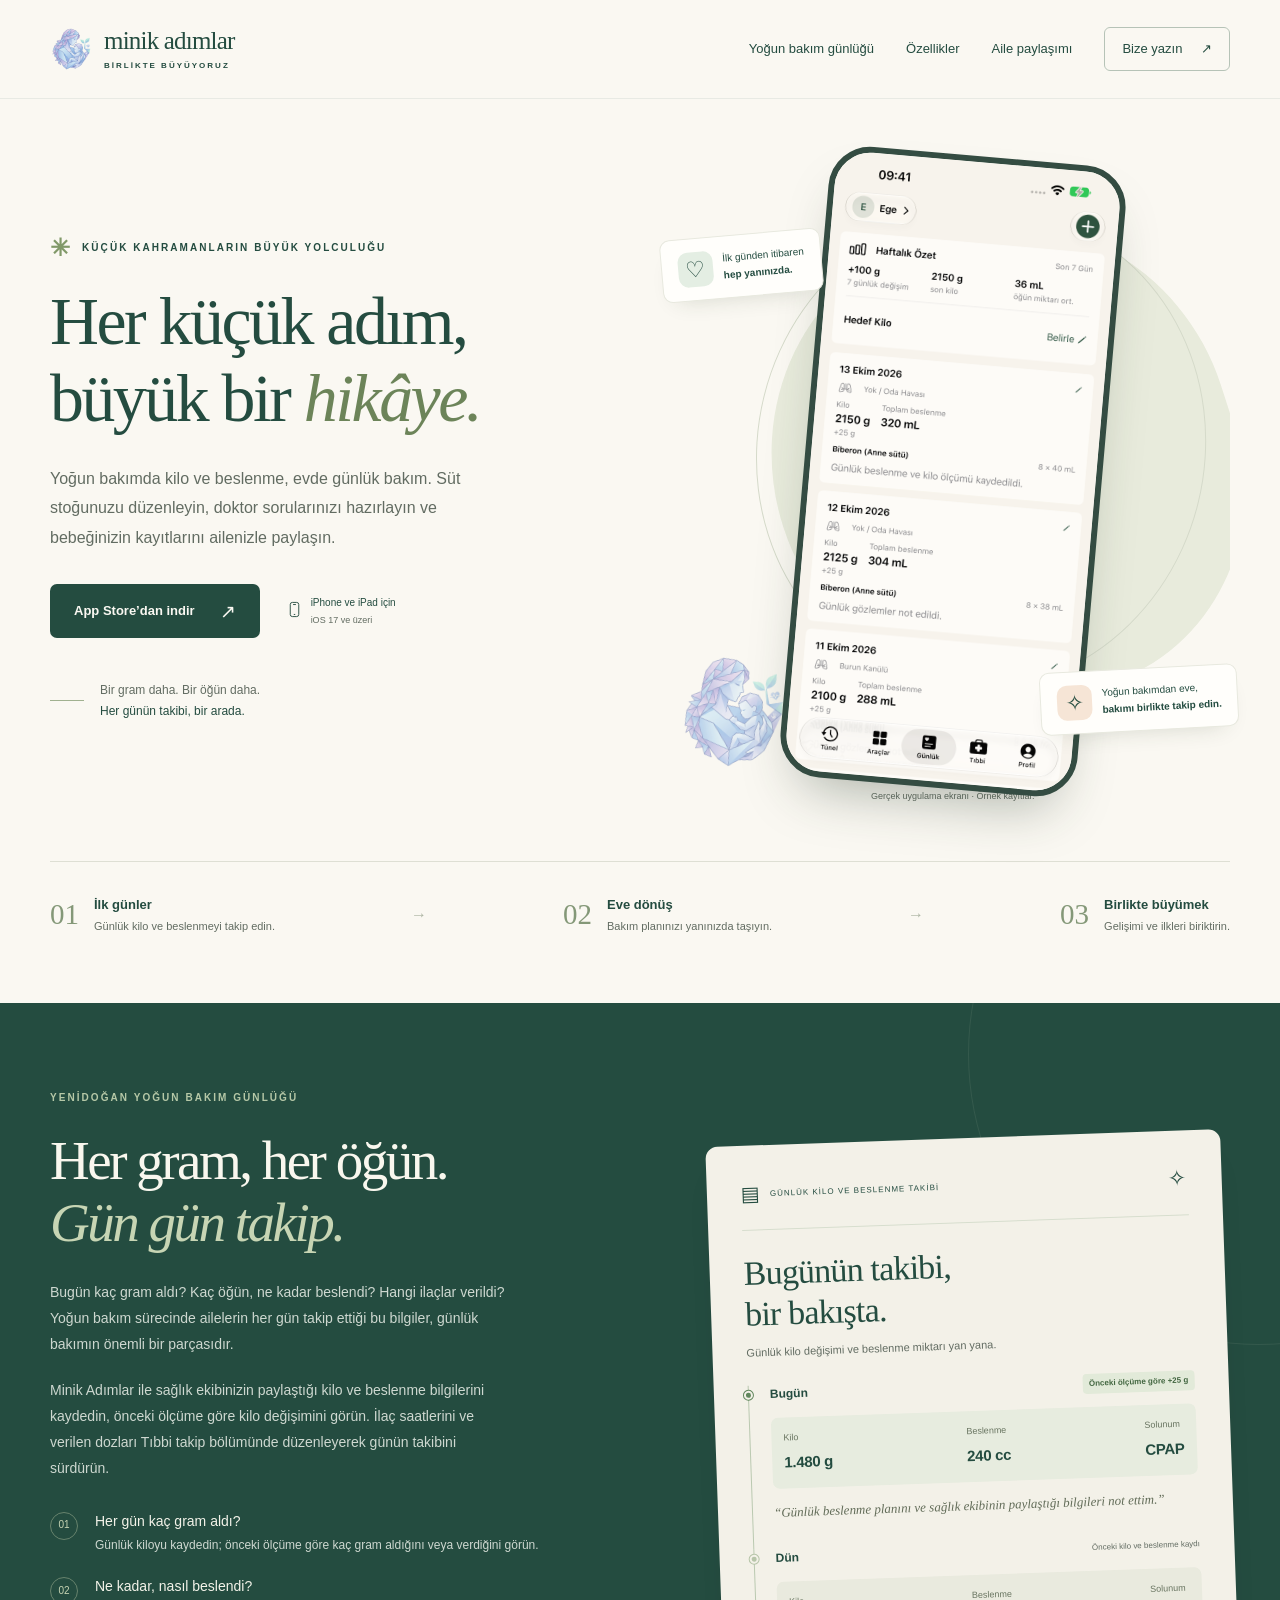
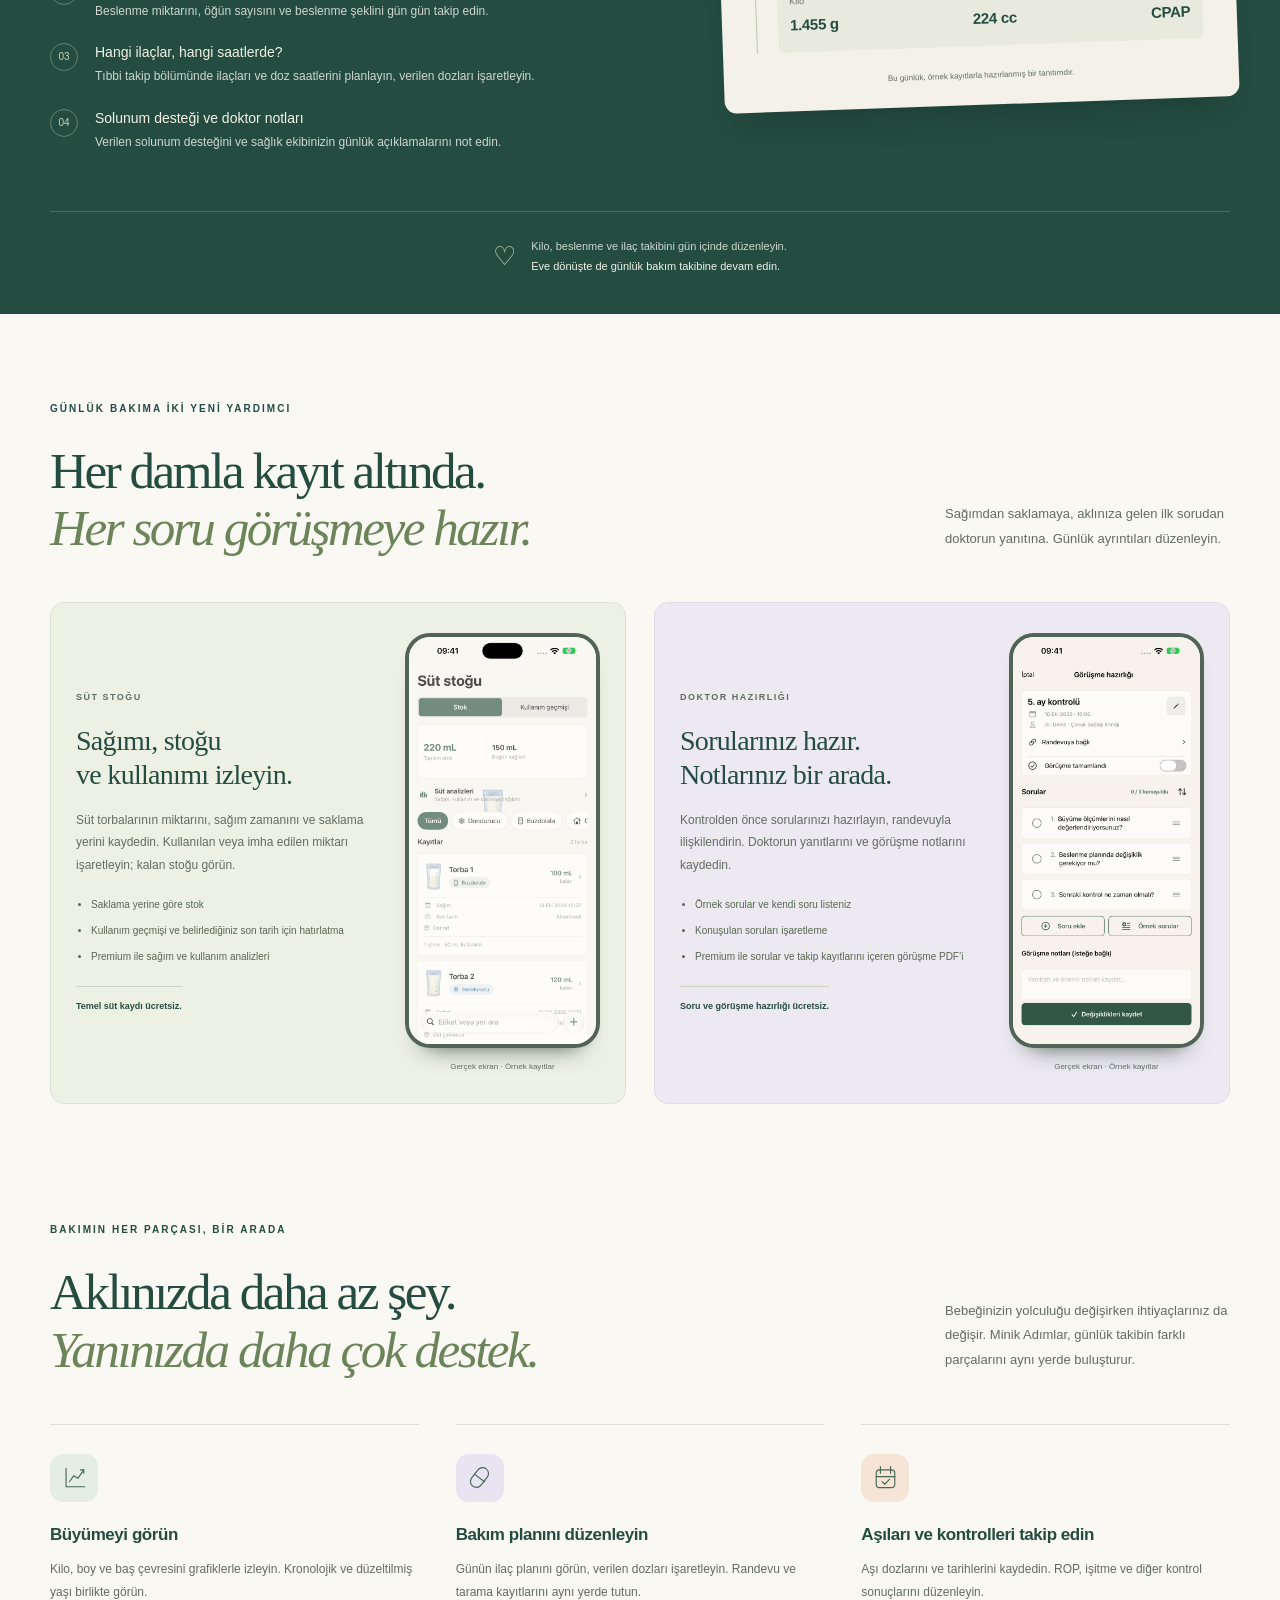
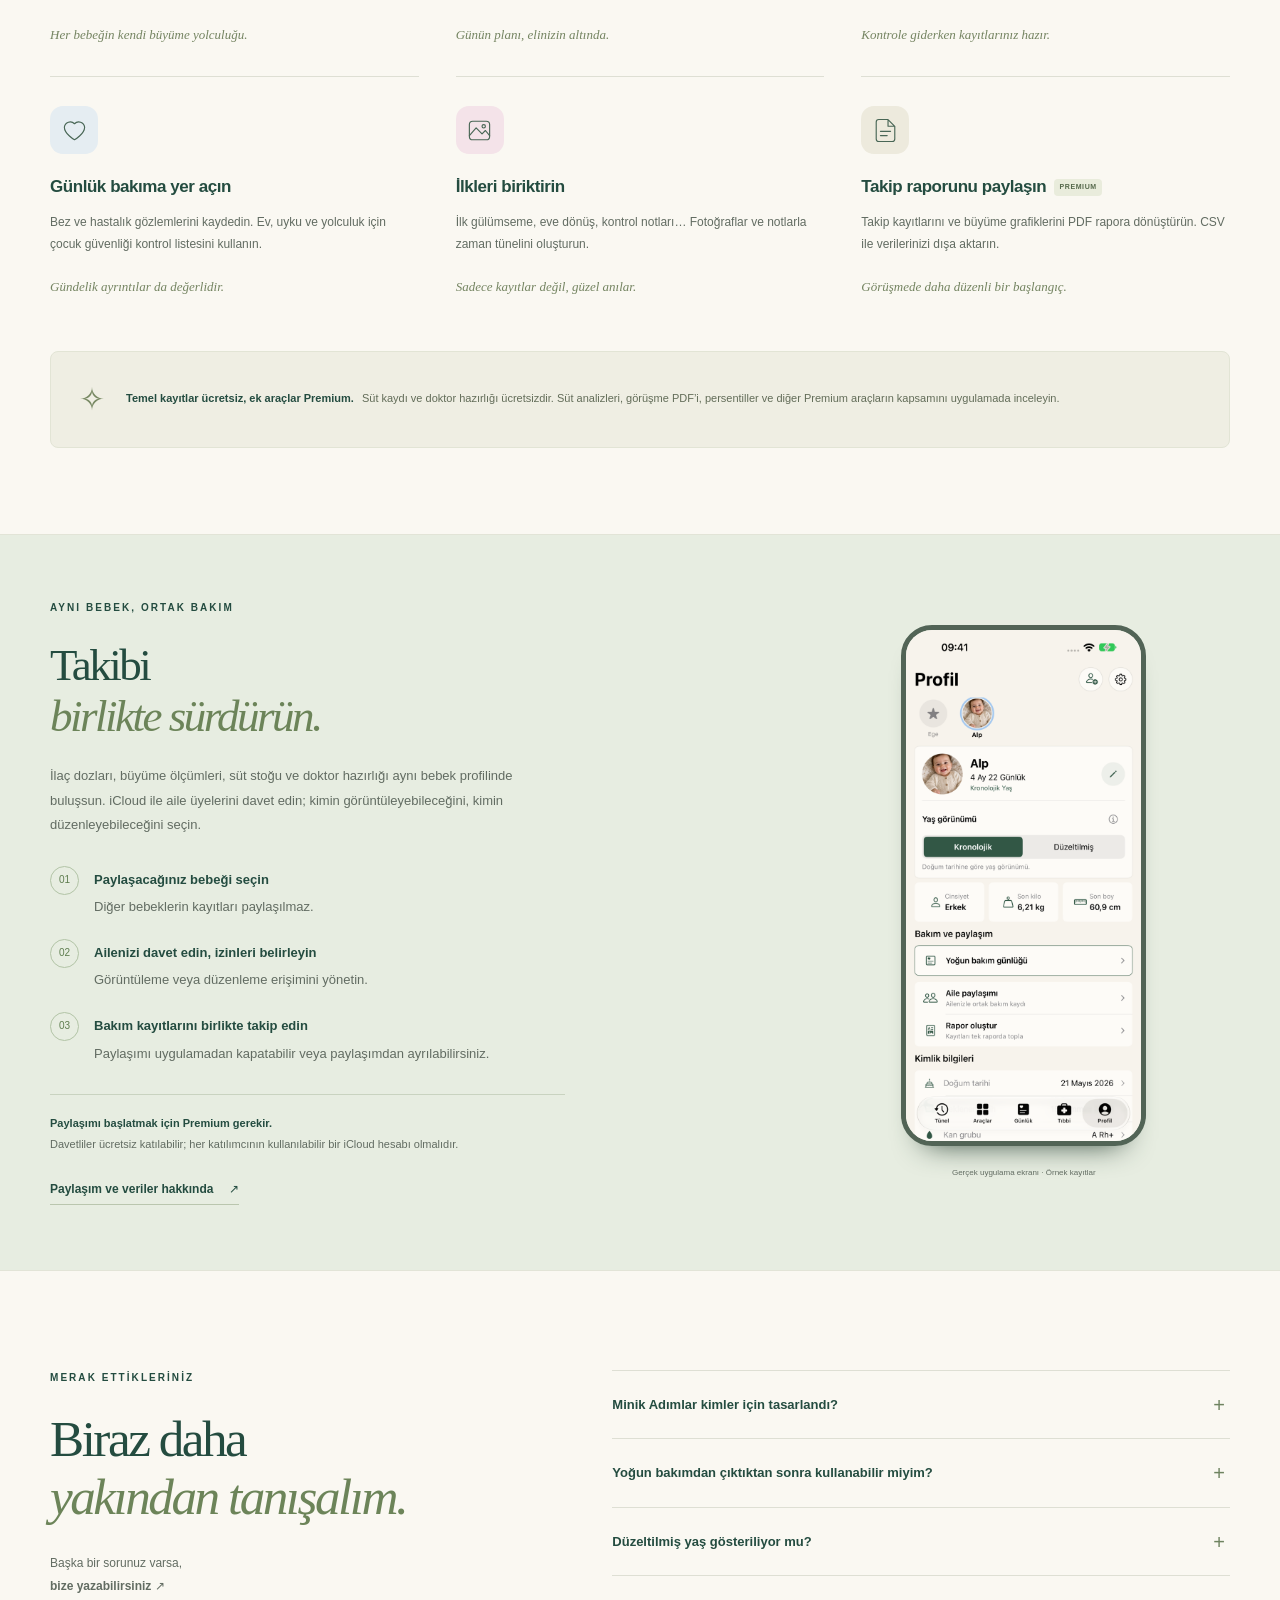
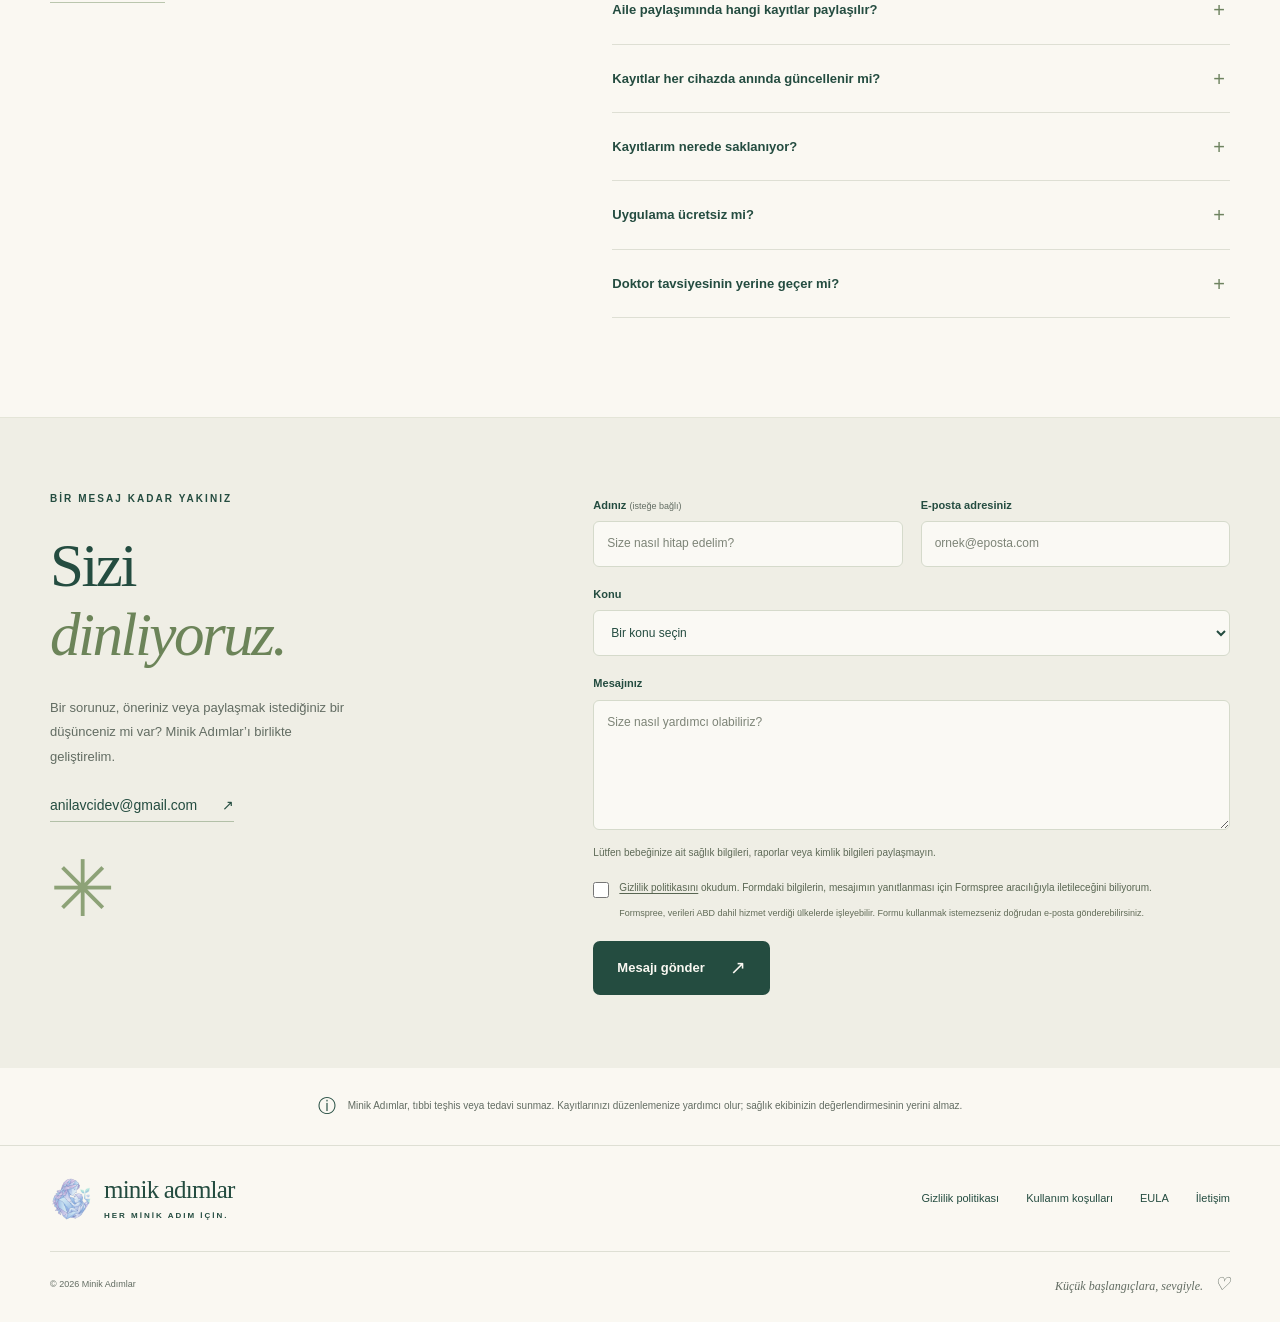
<file: index.html>
<!doctype html>
<html lang="tr">
<head>
  <meta charset="utf-8">
  <meta name="viewport" content="width=device-width, initial-scale=1">
  <meta name="theme-color" content="#244c40">
  <title>Minik Adımlar — Her küçük adım, büyük bir hikâye</title>
  <meta name="description" content="Yoğun bakım günlüğü, süt stoğu, doktor hazırlığı ve iCloud ile aile paylaşımı. Minik Adımlar ile prematüre bebeğinizin günlük bakımını birlikte takip edin.">
  <link rel="canonical" href="https://anlavc.github.io/minikadimlar/">
  <meta property="og:type" content="website">
  <meta property="og:locale" content="tr_TR">
  <meta property="og:title" content="Minik Adımlar — Her küçük adım, büyük bir hikâye">
  <meta property="og:description" content="Günlük kilo ve beslenme takibinden süt stoğuna, doktor sorularından aile paylaşımına. Bebeğinizin bakımı bir arada.">
  <meta property="og:url" content="https://anlavc.github.io/minikadimlar/">
  <meta property="og:image" content="https://anlavc.github.io/minikadimlar/assets/app-icon.png">
  <meta name="twitter:card" content="summary">
  <link rel="icon" type="image/png" href="assets/app-icon.png">
  <link rel="apple-touch-icon" href="assets/app-icon.png">
  <link rel="stylesheet" href="assets/style.css?v=20261013">
  <script src="assets/site.js" defer></script>
</head>
<body>
  <a class="skip-link" href="#icerik">İçeriğe geç</a>
  <header class="site-header">
    <div class="container header-inner">
      <a class="brand" href="./" aria-label="Minik Adımlar ana sayfa"><img src="assets/brand.png" alt="" width="42" height="44"><span>minik adımlar<span class="brand-caption">BİRLİKTE BÜYÜYORUZ</span></span></a>
      <button class="menu-toggle" type="button" aria-expanded="false" aria-controls="main-nav" aria-label="Menüyü aç"><span></span><span></span></button>
      <nav id="main-nav" aria-label="Ana menü">
        <a href="#yogun-bakim">Yoğun bakım günlüğü</a>
        <a href="#bakim-araclari">Özellikler</a>
        <a href="#aile-paylasimi">Aile paylaşımı</a>
        <a class="nav-contact" href="#iletisim">Bize yazın <span aria-hidden="true">↗</span></a>
      </nav>
    </div>
  </header>
  <main id="icerik">
    <section class="hero container" aria-labelledby="hero-title">
      <div class="hero-copy">
        <p class="eyebrow"><span class="tiny-flower" aria-hidden="true">✳</span> KÜÇÜK KAHRAMANLARIN BÜYÜK YOLCULUĞU</p>
        <h1 id="hero-title">Her küçük adım,<br>büyük bir <em>hikâye.</em></h1>
        <p class="hero-description">Yoğun bakımda kilo ve beslenme, evde günlük bakım. Süt stoğunuzu düzenleyin, doktor sorularınızı hazırlayın ve bebeğinizin kayıtlarını ailenizle paylaşın.</p>
        <div class="hero-actions"><a class="button button-dark" href="https://apps.apple.com/tr/app/id6766058604" target="_blank" rel="noopener noreferrer">App Store’dan indir <span aria-hidden="true">↗</span></a><span class="platform"><svg aria-hidden="true" viewBox="0 0 24 24"><rect x="6" y="2" width="12" height="20" rx="3"/><path d="M10 5h4M11 19h2"/></svg> iPhone ve iPad için<br><small>iOS 17 ve üzeri</small></span></div>
        <div class="hero-note"><span class="note-line" aria-hidden="true"></span><p>Bir gram daha. Bir öğün daha.<br><strong>Her günün takibi, bir arada.</strong></p></div>
      </div>
      <div class="hero-visual">
        <div class="hero-backdrop" aria-hidden="true"><div class="hero-orbit"></div></div>
        <img class="hero-brand-art" src="assets/brand.png" alt="" width="170" height="174">
        <div class="floating-note note-top"><span class="small-icon mint" aria-hidden="true">♡</span><span>İlk günden itibaren<br><strong>hep yanınızda.</strong></span></div>
        <div class="app-screen">
          <img src="assets/screen-nicu.png" alt="Minik Adımlar yoğun bakım günlüğü: haftalık özet, günlük kilo değişimi, beslenme ve solunum desteği kayıtları." width="660" height="1434" fetchpriority="high">
        </div>
        <div class="floating-note note-bottom"><span class="small-icon peach" aria-hidden="true">✧</span><span>Yoğun bakımdan eve,<br><strong>bakımı birlikte takip edin.</strong></span></div>
        <p class="demo-caption">Gerçek uygulama ekranı · Örnek kayıtlar.</p>
      </div>
    </section>
    <section class="journey container" aria-label="Bebeğinizin yolculuğunun aşamaları">
      <div><span class="journey-number">01</span><p><strong>İlk günler</strong><span>Günlük kilo ve beslenmeyi takip edin.</span></p></div><span class="journey-connector" aria-hidden="true">→</span>
      <div><span class="journey-number">02</span><p><strong>Eve dönüş</strong><span>Bakım planınızı yanınızda taşıyın.</span></p></div><span class="journey-connector" aria-hidden="true">→</span>
      <div><span class="journey-number">03</span><p><strong>Birlikte büyümek</strong><span>Gelişimi ve ilkleri biriktirin.</span></p></div>
    </section>
    <section id="yogun-bakim" class="nicu-section" aria-labelledby="nicu-title">
      <div class="container nicu-grid">
        <div class="nicu-copy"><p class="eyebrow">YENİDOĞAN YOĞUN BAKIM GÜNLÜĞÜ</p><h2 id="nicu-title">Her gram, her öğün.<br><em>Gün gün takip.</em></h2><p>Bugün kaç gram aldı? Kaç öğün, ne kadar beslendi? Hangi ilaçlar verildi? Yoğun bakım sürecinde ailelerin her gün takip ettiği bu bilgiler, günlük bakımın önemli bir parçasıdır.</p><p>Minik Adımlar ile sağlık ekibinizin paylaştığı kilo ve beslenme bilgilerini kaydedin, önceki ölçüme göre kilo değişimini görün. İlaç saatlerini ve verilen dozları Tıbbi takip bölümünde düzenleyerek günün takibini sürdürün.</p><div class="nicu-features"><div><span aria-hidden="true">01</span><p><strong>Her gün kaç gram aldı?</strong>Günlük kiloyu kaydedin; önceki ölçüme göre kaç gram aldığını veya verdiğini görün.</p></div><div><span aria-hidden="true">02</span><p><strong>Ne kadar, nasıl beslendi?</strong>Beslenme miktarını, öğün sayısını ve beslenme şeklini gün gün takip edin.</p></div><div><span aria-hidden="true">03</span><p><strong>Hangi ilaçlar, hangi saatlerde?</strong>Tıbbi takip bölümünde ilaçları ve doz saatlerini planlayın, verilen dozları işaretleyin.</p></div><div><span aria-hidden="true">04</span><p><strong>Solunum desteği ve doktor notları</strong>Verilen solunum desteğini ve sağlık ekibinizin günlük açıklamalarını not edin.</p></div></div></div>
        <div class="nicu-diary">
          <div class="diary-header"><span class="diary-icon" aria-hidden="true">▤</span><span>GÜNLÜK KİLO VE BESLENME TAKİBİ</span><span aria-hidden="true">✧</span></div>
          <h3>Bugünün takibi,<br>bir bakışta.</h3><p class="diary-intro">Günlük kilo değişimi ve beslenme miktarı yan yana.</p>
          <div class="diary-entry"><div class="diary-dot" aria-hidden="true"></div><div class="diary-entry-top"><strong>Bugün</strong><span class="daily-weight-change">Önceki ölçüme göre +25 g</span></div><div class="diary-values"><span><small>Kilo</small><strong>1.480 g</strong></span><span><small>Beslenme</small><strong>240 cc</strong></span><span><small>Solunum</small><strong>CPAP</strong></span></div><p class="diary-quote">“Günlük beslenme planını ve sağlık ekibinin paylaştığı bilgileri not ettim.”</p></div>
          <div class="diary-entry previous"><div class="diary-dot" aria-hidden="true"></div><div class="diary-entry-top"><strong>Dün</strong><span>Önceki kilo ve beslenme kaydı</span></div><div class="diary-values"><span><small>Kilo</small><strong>1.455 g</strong></span><span><small>Beslenme</small><strong>224 cc</strong></span><span><small>Solunum</small><strong>CPAP</strong></span></div></div>
          <p class="diary-footnote">Bu günlük, örnek kayıtlarla hazırlanmış bir tanıtımdır.</p>
        </div>
      </div>
      <div class="container nicu-bottom"><span aria-hidden="true">♡</span><p>Kilo, beslenme ve ilaç takibini gün içinde düzenleyin.<br><strong>Eve dönüşte de günlük bakım takibine devam edin.</strong></p></div>
    </section>
    <section id="bakim-araclari" class="new-tools container" aria-labelledby="tools-title">
      <div class="section-heading"><div><p class="eyebrow">GÜNLÜK BAKIMA İKİ YENİ YARDIMCI</p><h2 id="tools-title">Her damla kayıt altında.<br><em>Her soru görüşmeye hazır.</em></h2></div><p>Sağımdan saklamaya, aklınıza gelen ilk sorudan doktorun yanıtına. Günlük ayrıntıları düzenleyin.</p></div>
      <div class="tool-showcase">
        <article class="tool-story milk-story"><div><p class="eyebrow">SÜT STOĞU</p><h3>Sağımı, stoğu<br>ve kullanımı izleyin.</h3><p>Süt torbalarının miktarını, sağım zamanını ve saklama yerini kaydedin. Kullanılan veya imha edilen miktarı işaretleyin; kalan stoğu görün.</p><ul><li>Saklama yerine göre stok</li><li>Kullanım geçmişi ve belirlediğiniz son tarih için hatırlatma</li><li>Premium ile sağım ve kullanım analizleri</li></ul><span class="tool-plan">Temel süt kaydı ücretsiz.</span></div><figure><img class="tool-screen" src="assets/screen-milk.png" alt="Uygulamanın süt stoğu ekranı: toplam stok, saklama yerleri ve süt torbaları." width="660" height="1434" loading="lazy"><figcaption>Gerçek ekran · Örnek kayıtlar</figcaption></figure></article>
        <article class="tool-story visit-story"><div><p class="eyebrow">DOKTOR HAZIRLIĞI</p><h3>Sorularınız hazır.<br>Notlarınız bir arada.</h3><p>Kontrolden önce sorularınızı hazırlayın, randevuyla ilişkilendirin. Doktorun yanıtlarını ve görüşme notlarını kaydedin.</p><ul><li>Örnek sorular ve kendi soru listeniz</li><li>Konuşulan soruları işaretleme</li><li>Premium ile sorular ve takip kayıtlarını içeren görüşme PDF’i</li></ul><span class="tool-plan">Soru ve görüşme hazırlığı ücretsiz.</span></div><figure><img class="tool-screen" src="assets/screen-visit.png" alt="Uygulamanın doktor hazırlığı ekranı: randevu, sorular ve görüşme notları." width="660" height="1434" loading="lazy"><figcaption>Gerçek ekran · Örnek kayıtlar</figcaption></figure></article>
      </div>
    </section>
    <section id="ozellikler" class="features-section container" aria-labelledby="features-title">
      <div class="section-heading"><div><p class="eyebrow">BAKIMIN HER PARÇASI, BİR ARADA</p><h2 id="features-title">Aklınızda daha az şey.<br><em>Yanınızda daha çok destek.</em></h2></div><p>Bebeğinizin yolculuğu değişirken ihtiyaçlarınız da değişir. Minik Adımlar, günlük takibin farklı parçalarını aynı yerde buluşturur.</p></div>
      <div class="feature-grid">
        <article class="feature"><span class="feature-icon mint" aria-hidden="true"><svg viewBox="0 0 32 32"><path d="M6 5v22h22M10 21l5-7 5 3 7-10"/><path d="M23 7h4v4"/></svg></span><h3>Büyümeyi görün</h3><p>Kilo, boy ve baş çevresini grafiklerle izleyin. Kronolojik ve düzeltilmiş yaşı birlikte görün.</p><span class="feature-detail">Her bebeğin kendi büyüme yolculuğu.</span></article>
        <article class="feature"><span class="feature-icon lavender" aria-hidden="true"><svg viewBox="0 0 32 32"><rect x="9" y="3" width="14" height="26" rx="7" transform="rotate(38 16 16)"/><path d="M10 12l12 9"/></svg></span><h3>Bakım planını düzenleyin</h3><p>Günün ilaç planını görün, verilen dozları işaretleyin. Randevu ve tarama kayıtlarını aynı yerde tutun.</p><span class="feature-detail">Günün planı, elinizin altında.</span></article>
        <article class="feature"><span class="feature-icon peach" aria-hidden="true"><svg viewBox="0 0 32 32"><rect x="5" y="7" width="22" height="21" rx="4"/><path d="M10 3v8M22 3v8M5 15h22M12 21l3 3 6-6"/></svg></span><h3>Aşıları ve kontrolleri takip edin</h3><p>Aşı dozlarını ve tarihlerini kaydedin. ROP, işitme ve diğer kontrol sonuçlarını düzenleyin.</p><span class="feature-detail">Kontrole giderken kayıtlarınız hazır.</span></article>
        <article class="feature"><span class="feature-icon blue" aria-hidden="true"><svg viewBox="0 0 32 32"><path d="M16 27S4 20 4 12a7 7 0 0 1 12-4 7 7 0 0 1 12 4c0 8-12 15-12 15Z"/></svg></span><h3>Günlük bakıma yer açın</h3><p>Bez ve hastalık gözlemlerini kaydedin. Ev, uyku ve yolculuk için çocuk güvenliği kontrol listesini kullanın.</p><span class="feature-detail">Gündelik ayrıntılar da değerlidir.</span></article>
        <article class="feature"><span class="feature-icon pink" aria-hidden="true"><svg viewBox="0 0 32 32"><rect x="4" y="5" width="24" height="22" rx="4"/><circle cx="21" cy="11" r="2"/><path d="m4 22 8-9 7 7 4-4 5 6"/></svg></span><h3>İlkleri biriktirin</h3><p>İlk gülümseme, eve dönüş, kontrol notları… Fotoğraflar ve notlarla zaman tünelini oluşturun.</p><span class="feature-detail">Sadece kayıtlar değil, güzel anılar.</span></article>
        <article class="feature"><span class="feature-icon sand" aria-hidden="true"><svg viewBox="0 0 32 32"><path d="M19 3H8a3 3 0 0 0-3 3v20a3 3 0 0 0 3 3h16a3 3 0 0 0 3-3V11ZM19 3v8h8M10 17h12M10 22h8"/></svg></span><h3>Takip raporunu paylaşın <span class="pro-tag">PREMIUM</span></h3><p>Takip kayıtlarını ve büyüme grafiklerini PDF rapora dönüştürün. CSV ile verilerinizi dışa aktarın.</p><span class="feature-detail">Görüşmede daha düzenli bir başlangıç.</span></article>
      </div>
      <div class="premium-note"><span aria-hidden="true">✧</span><p><strong>Temel kayıtlar ücretsiz, ek araçlar Premium.</strong> Süt kaydı ve doktor hazırlığı ücretsizdir. Süt analizleri, görüşme PDF’i, persentiller ve diğer Premium araçların kapsamını uygulamada inceleyin.</p></div>
    </section>
    <section id="aile-paylasimi" class="care-section family-section" aria-labelledby="family-title"><div class="container care-inner">
      <div class="family-copy"><p class="eyebrow">AYNI BEBEK, ORTAK BAKIM</p><h2 id="family-title">Takibi<br><em>birlikte sürdürün.</em></h2><p>İlaç dozları, büyüme ölçümleri, süt stoğu ve doktor hazırlığı aynı bebek profilinde buluşsun. iCloud ile aile üyelerini davet edin; kimin görüntüleyebileceğini, kimin düzenleyebileceğini seçin.</p><ol class="family-steps"><li><span>01</span><div><strong>Paylaşacağınız bebeği seçin</strong><p>Diğer bebeklerin kayıtları paylaşılmaz.</p></div></li><li><span>02</span><div><strong>Ailenizi davet edin, izinleri belirleyin</strong><p>Görüntüleme veya düzenleme erişimini yönetin.</p></div></li><li><span>03</span><div><strong>Bakım kayıtlarını birlikte takip edin</strong><p>Paylaşımı uygulamadan kapatabilir veya paylaşımdan ayrılabilirsiniz.</p></div></li></ol><p class="family-plan"><strong>Paylaşımı başlatmak için Premium gerekir.</strong> Davetliler ücretsiz katılabilir; her katılımcının kullanılabilir bir iCloud hesabı olmalıdır.</p><a class="text-link" href="gizlilik-politikasi/#cloudkit">Paylaşım ve veriler hakkında <span aria-hidden="true">↗</span></a></div>
      <figure class="family-visual"><img src="assets/screen-profile.png" alt="Uygulamanın profil ekranındaki bakım ve paylaşım alanı; yoğun bakım günlüğü, aile paylaşımı ve rapor seçenekleri." width="660" height="1434" loading="lazy"><figcaption>Gerçek uygulama ekranı · Örnek kayıtlar</figcaption></figure>
    </div></section>
    <section id="sorular" class="faq-section container" aria-labelledby="faq-title"><div><p class="eyebrow">MERAK ETTİKLERİNİZ</p><h2 id="faq-title">Biraz daha<br><em>yakından tanışalım.</em></h2><p>Başka bir sorunuz varsa,<br><a class="text-link" href="#iletisim">bize yazabilirsiniz ↗</a></p></div><div class="faq-list">
      <details><summary>Minik Adımlar kimler için tasarlandı?</summary><p>Özellikle prematüre bebeği olan ebeveynler ve bakım verenler için tasarlandı. Yoğun bakım sürecinde günlük kilo değişimini, beslenme miktarlarını ve ilaç dozlarını takip etmek; eve dönüşte bakım planını düzenlemek ve sonraki dönemlerde büyüme ile anıları takip etmek için kullanılabilir.</p></details>
      <details><summary>Yoğun bakımdan çıktıktan sonra kullanabilir miyim?</summary><p>Evet. Günlük kayıtlarınızı tutmaya devam edebilir; büyüme, ilaç, aşı, randevu ve zaman tüneli bölümlerini kullanabilirsiniz. Günlük bölümünün görünürlüğünü bebeğinizin profiline göre Ayarlar’dan değiştirebilirsiniz.</p></details>
      <details><summary>Düzeltilmiş yaş gösteriliyor mu?</summary><p>Evet. Uygulama, girdiğiniz doğum tarihi ve beklenen doğum tarihini kullanarak kronolojik ve düzeltilmiş yaşı hesaplar. Yaşın hangi şekilde gösterileceğini Ayarlar’dan seçebilirsiniz. Gelişimin değerlendirilmesi için doktorunuzun görüşünü esas alın.</p></details>
      <details><summary>Aile paylaşımında hangi kayıtlar paylaşılır?</summary><p>Seçilen bebeğin profili, sağlık ve bakım kayıtları, anıları, fotoğrafları ve belgeleri paylaşılır. Süt stoğu ve doktor hazırlığı da kapsamdadır. Düzenleme izni verilen kişiler kayıtları değiştirebilir ve silebilir. Paylaşım, App Store aboneliğini paylaşmaktan farklıdır.</p></details>
      <details><summary>Kayıtlar her cihazda anında güncellenir mi?</summary><p>Eşitleme, bağlantı ve iCloud durumuna bağlıdır; uygulama açıkken veya yeniden açıldığında denenir. Çevrimdışı değişiklikler bekleyebilir. Aynı kayıt iki cihazda değişirse sürüm seçmeniz gerekir. İlaç vermeden önce son eşitleme ve doz kayıtlarını kontrol edin.</p></details>
      <details><summary>Kayıtlarım nerede saklanıyor?</summary><p>Paylaşım açılmadığında bakım kayıtları cihazınızda tutulur. Aile paylaşımını açtığınız bebeğin kayıtları ve ekleri iCloud/CloudKit üzerinden eşitlenir ve davet ettiklerinizle paylaşılır. Ayrıntılar <a href="gizlilik-politikasi/">gizlilik politikamızda</a>.</p></details>
      <details><summary>Uygulama ücretsiz mi?</summary><p>Süt stoğu kaydı ve doktor sorularını hazırlama ücretsizdir. Analizler, raporlar ve bazı ek araçlar Premium kapsamındadır. Aile paylaşımını başlatan kişinin Premium olması gerekir; davetliler ücretsiz katılabilir. Fiyat ve koşullar satın almadan önce gösterilir.</p></details>
      <details><summary>Doktor tavsiyesinin yerine geçer mi?</summary><p>Minik Adımlar bir kayıt ve takip aracıdır. Teşhis koymaz, tedavi veya ilaç dozu önermez; hastane monitörleriyle bağlantılı değildir. Tıbbi kararları bebeğinizin sağlık ekibiyle alın. Acil bir durumda 112’yi arayın.</p></details>
    </div></section>
    <section id="iletisim" class="contact-section" aria-labelledby="contact-title"><div class="container contact-grid"><div class="contact-copy"><p class="eyebrow">BİR MESAJ KADAR YAKINIZ</p><h2 id="contact-title">Sizi <br><em>dinliyoruz.</em></h2><p>Bir sorunuz, öneriniz veya paylaşmak istediğiniz bir düşünceniz mi var? Minik Adımlar’ı birlikte geliştirelim.</p><a class="contact-email" href="mailto:anilavcidev@gmail.com">anilavcidev@gmail.com <span aria-hidden="true">↗</span></a><div class="contact-flower" aria-hidden="true">✳</div></div>
      <form id="contact-form" class="contact-form" action="https://formspree.io/f/mkjozerq" method="post">
        <div class="form-row"><div class="field"><label for="name">Adınız <span>(isteğe bağlı)</span></label><input id="name" name="name" autocomplete="name" maxlength="100" placeholder="Size nasıl hitap edelim?"></div><div class="field"><label for="email">E-posta adresiniz</label><input id="email" type="email" name="email" autocomplete="email" required maxlength="254" placeholder="ornek@eposta.com"></div></div>
        <div class="field"><label for="subject">Konu</label><select id="subject" name="subject" required><option value="" disabled selected>Bir konu seçin</option>Uygulama hakkında soru</option><option>Öneri ve geri bildirim</option><option>Teknik destek</option><option>Gizlilik ve veri talepleri</option><option>Diğer</option></select></div>
        <div class="field"><label for="message">Mesajınız</label><textarea id="message" name="message" rows="5" required minlength="10" maxlength="5000" aria-describedby="message-help" placeholder="Size nasıl yardımcı olabiliriz?"></textarea><p id="message-help" class="field-help">Lütfen bebeğinize ait sağlık bilgileri, raporlar veya kimlik bilgileri paylaşmayın.</p></div>
        <div class="honeypot" aria-hidden="true"><label for="company">Bu alanı boş bırakın</label><input id="company" name="_gotcha" tabindex="-1" autocomplete="off"></div>
        <input type="hidden" name="_subject" value="Minik Adımlar — Web sitesi iletişim formu">
        <label class="consent"><input type="checkbox" name="privacy_acknowledgment" value="okundu" required><span><a href="gizlilik-politikasi/">Gizlilik politikasını</a> okudum. Formdaki bilgilerin, mesajımın yanıtlanması için Formspree aracılığıyla iletileceğini biliyorum.</span></label>
        <p class="form-provider">Formspree, verileri ABD dahil hizmet verdiği ülkelerde işleyebilir. Formu kullanmak istemezseniz doğrudan e-posta gönderebilirsiniz.</p>
        <div class="form-bottom"><button class="button button-dark" type="submit">Mesajı gönder <span aria-hidden="true">↗</span></button><span class="form-status" id="form-status" role="status" aria-live="polite" tabindex="-1"></span></div>
        <noscript><p class="field-help">Mesajınız Formspree üzerinden gönderilir; sonuç sayfasına yönlendirilirsiniz.</p></noscript>
      </form></div></section>
    <aside class="medical-notice container"><span aria-hidden="true">ⓘ</span><p>Minik Adımlar, tıbbi teşhis veya tedavi sunmaz. Kayıtlarınızı düzenlemenize yardımcı olur; sağlık ekibinizin değerlendirmesinin yerini almaz.</p></aside>
  </main>
  <footer class="site-footer"><div class="container footer-top"><a class="brand" href="./"><img src="assets/brand.png" alt="" width="42" height="44"><span>minik adımlar<span class="brand-caption">HER MİNİK ADIM İÇİN.</span></span></a><nav aria-label="Alt menü"><a href="gizlilik-politikasi/">Gizlilik politikası</a><a href="kullanim-kosullari/">Kullanım koşulları</a><a href="eula/">EULA</a><a href="#iletisim">İletişim</a></nav></div><div class="container footer-bottom"><span>© 2026 Minik Adımlar</span><span>Küçük başlangıçlara, sevgiyle. <span aria-hidden="true">♡</span></span></div></footer>
</body>
</html>
</file>
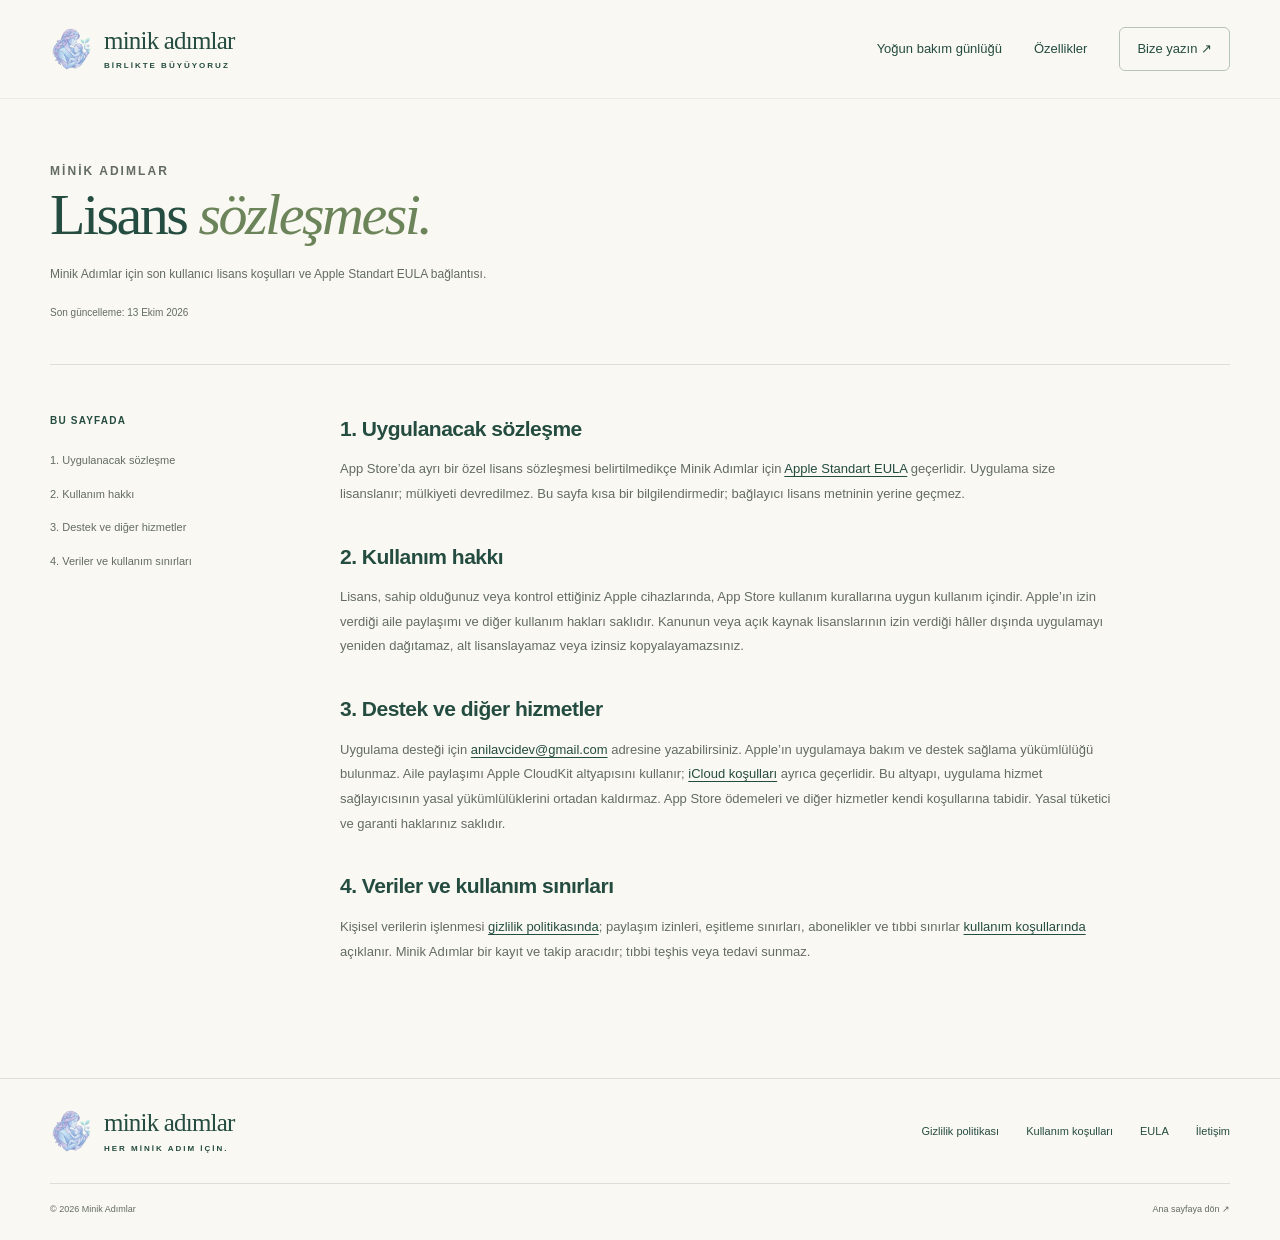
<file: eula/index.html>
<!doctype html>
<html lang="tr">
<head>
  <meta charset="utf-8"><meta name="viewport" content="width=device-width, initial-scale=1"><meta name="theme-color" content="#244c40">
  <title>Son Kullanıcı Lisans Sözleşmesi (EULA) — Minik Adımlar</title>
  <meta name="description" content="Minik Adımlar için son kullanıcı lisans koşulları ve Apple Standart EULA bağlantısı.">
  <link rel="canonical" href="https://anlavc.github.io/minikadimlar/eula/">
  <link rel="icon" type="image/png" href="../assets/app-icon.png"><link rel="stylesheet" href="../assets/style.css?v=20261013"><script src="../assets/site.js" defer></script>
</head>
<body>
  <a class="skip-link" href="#icerik">İçeriğe geç</a>
  <header class="site-header"><div class="container header-inner"><a class="brand" href="../" aria-label="Minik Adımlar ana sayfa"><img src="../assets/brand.png" alt="" width="42" height="44"><span>minik adımlar<span class="brand-caption">BİRLİKTE BÜYÜYORUZ</span></span></a><button class="menu-toggle" type="button" aria-expanded="false" aria-controls="main-nav" aria-label="Menüyü aç"><span></span><span></span></button><nav id="main-nav" aria-label="Ana menü"><a href="../#yogun-bakim">Yoğun bakım günlüğü</a><a href="../#ozellikler">Özellikler</a><a class="nav-contact" href="../#iletisim">Bize yazın ↗</a></nav></div></header>
  <main id="icerik" class="container">
    <div class="legal-hero"><p class="eyebrow">MİNİK ADIMLAR</p><h1>Lisans <em>sözleşmesi.</em></h1><p>Minik Adımlar için son kullanıcı lisans koşulları ve Apple Standart EULA bağlantısı.</p><div class="legal-meta"><span>Son güncelleme: 13 Ekim 2026</span></div></div>
    <div class="legal-layout"><nav class="legal-toc" aria-label="Son Kullanıcı Lisans Sözleşmesi (EULA) içindekiler"><p>BU SAYFADA</p><a href="#sozlesme">1. Uygulanacak sözleşme</a><a href="#kullanim">2. Kullanım hakkı</a><a href="#destek">3. Destek ve diğer hizmetler</a><a href="#veriler">4. Veriler ve kullanım sınırları</a></nav>
      <article class="legal-content">
        <section id="sozlesme"><h2>1. Uygulanacak sözleşme</h2><p>App Store’da ayrı bir özel lisans sözleşmesi belirtilmedikçe Minik Adımlar için <a href="https://www.apple.com/legal/internet-services/itunes/dev/stdeula/" target="_blank" rel="noopener noreferrer">Apple Standart EULA</a> geçerlidir. Uygulama size lisanslanır; mülkiyeti devredilmez. Bu sayfa kısa bir bilgilendirmedir; bağlayıcı lisans metninin yerine geçmez.</p></section>
        <section id="kullanim"><h2>2. Kullanım hakkı</h2><p>Lisans, sahip olduğunuz veya kontrol ettiğiniz Apple cihazlarında, App Store kullanım kurallarına uygun kullanım içindir. Apple’ın izin verdiği aile paylaşımı ve diğer kullanım hakları saklıdır. Kanunun veya açık kaynak lisanslarının izin verdiği hâller dışında uygulamayı yeniden dağıtamaz, alt lisanslayamaz veya izinsiz kopyalayamazsınız.</p></section>
        <section id="destek"><h2>3. Destek ve diğer hizmetler</h2><p>Uygulama desteği için <a href="mailto:anilavcidev@gmail.com">anilavcidev@gmail.com</a> adresine yazabilirsiniz. Apple’ın uygulamaya bakım ve destek sağlama yükümlülüğü bulunmaz. Aile paylaşımı Apple CloudKit altyapısını kullanır; <a href="https://www.apple.com/legal/internet-services/icloud/tr/terms.html" target="_blank" rel="noopener noreferrer">iCloud koşulları</a> ayrıca geçerlidir. Bu altyapı, uygulama hizmet sağlayıcısının yasal yükümlülüklerini ortadan kaldırmaz. App Store ödemeleri ve diğer hizmetler kendi koşullarına tabidir. Yasal tüketici ve garanti haklarınız saklıdır.</p></section>
        <section id="veriler"><h2>4. Veriler ve kullanım sınırları</h2><p>Kişisel verilerin işlenmesi <a href="../gizlilik-politikasi/">gizlilik politikasında</a>; paylaşım izinleri, eşitleme sınırları, abonelikler ve tıbbi sınırlar <a href="../kullanim-kosullari/">kullanım koşullarında</a> açıklanır. Minik Adımlar bir kayıt ve takip aracıdır; tıbbi teşhis veya tedavi sunmaz.</p></section>
      </article>
    </div>
  </main>
  <footer class="site-footer"><div class="container footer-top"><a class="brand" href="../"><img src="../assets/brand.png" alt="" width="42" height="44"><span>minik adımlar<span class="brand-caption">HER MİNİK ADIM İÇİN.</span></span></a><nav aria-label="Alt menü"><a href="../gizlilik-politikasi/">Gizlilik politikası</a><a href="../kullanim-kosullari/">Kullanım koşulları</a><a href="../eula/" aria-current="page">EULA</a><a href="../#iletisim">İletişim</a></nav></div><div class="container footer-bottom"><span>© 2026 Minik Adımlar</span><a href="../">Ana sayfaya dön ↗</a></div></footer>
</body>
</html>
</file>
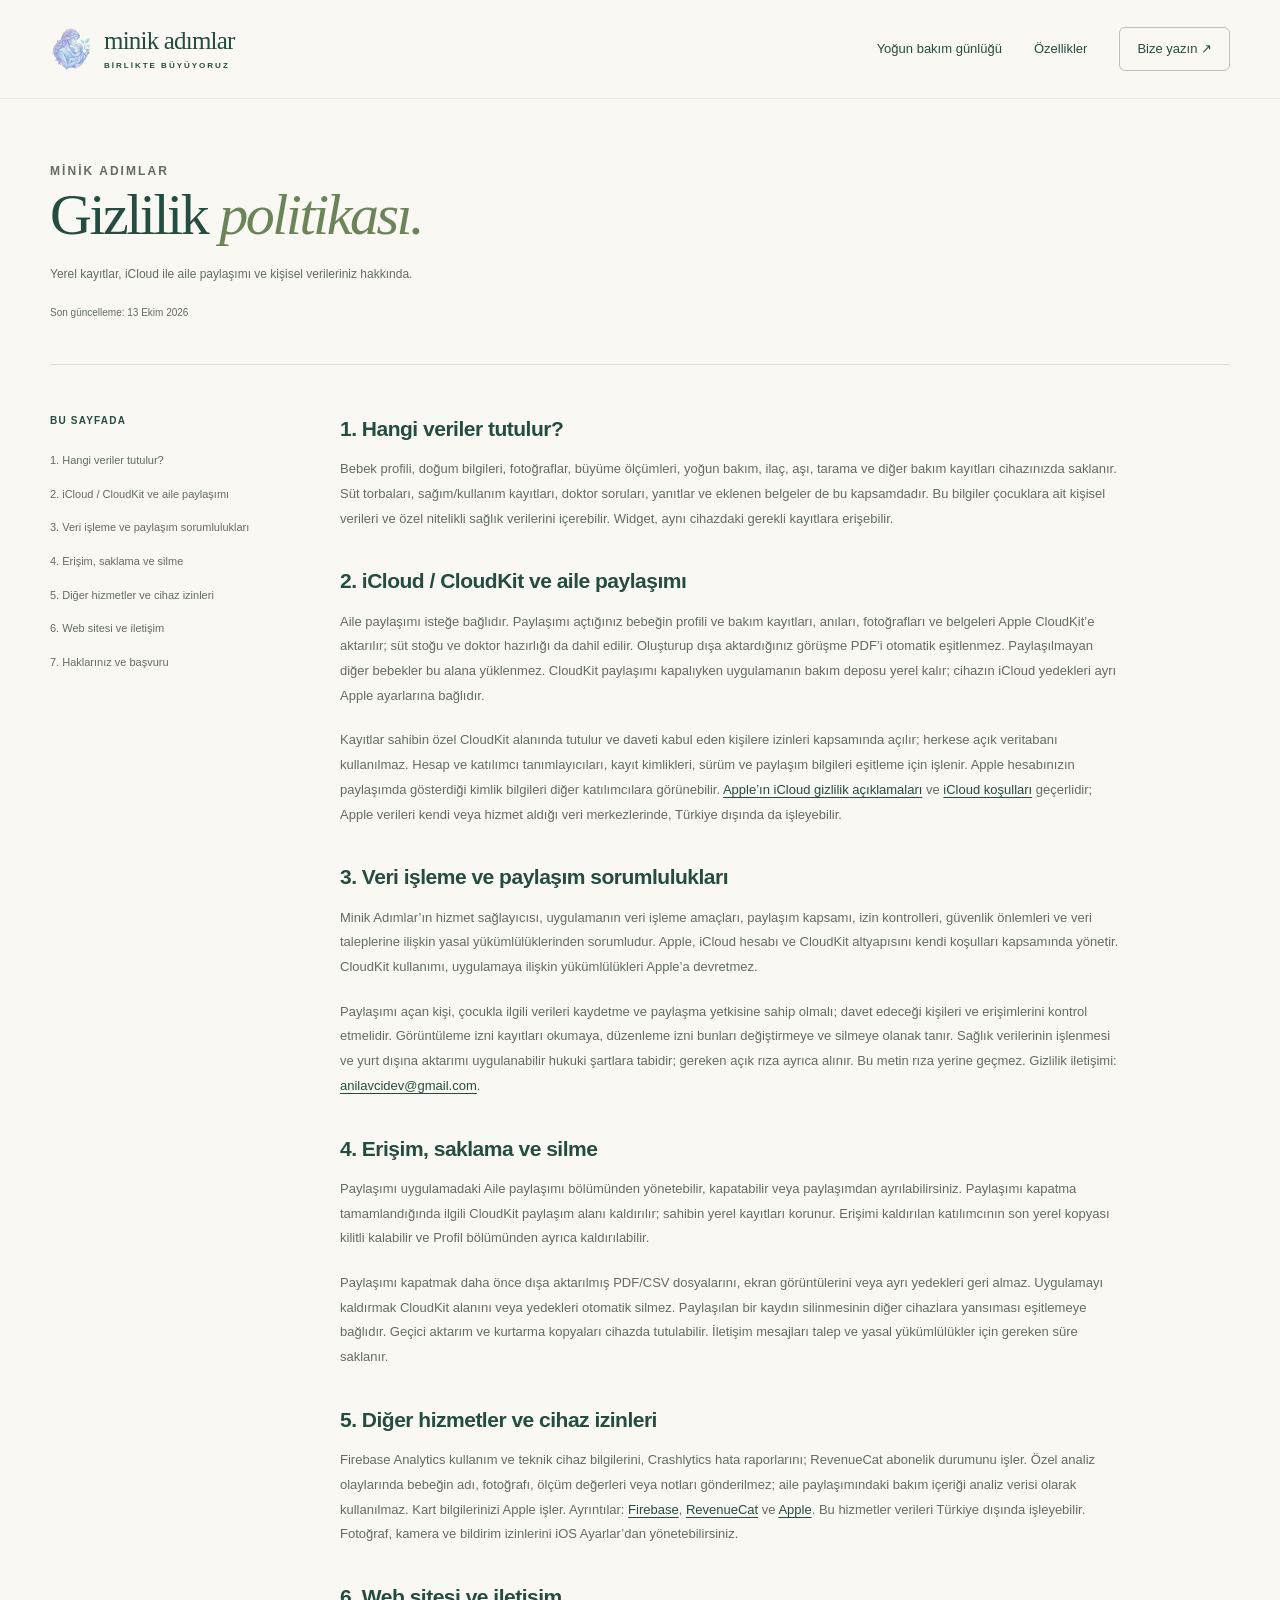
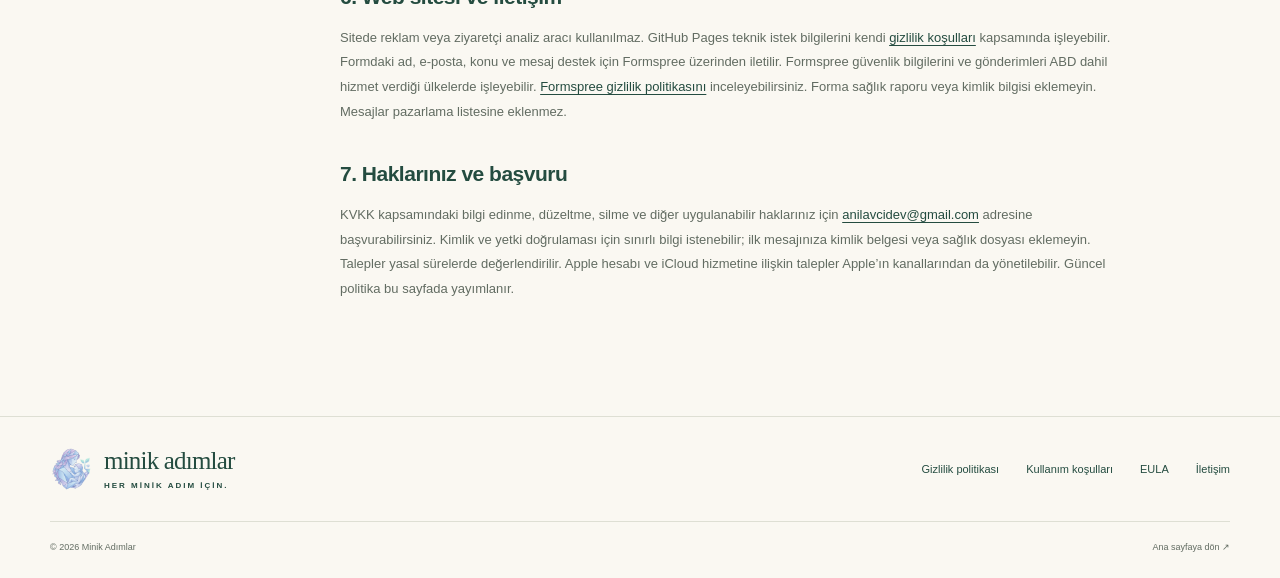
<file: gizlilik-politikasi/index.html>
<!doctype html>
<html lang="tr">
<head>
  <meta charset="utf-8"><meta name="viewport" content="width=device-width, initial-scale=1"><meta name="theme-color" content="#244c40">
  <title>Gizlilik Politikası — Minik Adımlar</title>
  <meta name="description" content="Yerel kayıtlar, iCloud ile aile paylaşımı ve kişisel verileriniz hakkında.">
  <link rel="canonical" href="https://anlavc.github.io/minikadimlar/gizlilik-politikasi/">
  <link rel="icon" type="image/png" href="../assets/app-icon.png"><link rel="stylesheet" href="../assets/style.css?v=20261013"><script src="../assets/site.js" defer></script>
</head>
<body>
  <a class="skip-link" href="#icerik">İçeriğe geç</a>
  <header class="site-header"><div class="container header-inner"><a class="brand" href="../" aria-label="Minik Adımlar ana sayfa"><img src="../assets/brand.png" alt="" width="42" height="44"><span>minik adımlar<span class="brand-caption">BİRLİKTE BÜYÜYORUZ</span></span></a><button class="menu-toggle" type="button" aria-expanded="false" aria-controls="main-nav" aria-label="Menüyü aç"><span></span><span></span></button><nav id="main-nav" aria-label="Ana menü"><a href="../#yogun-bakim">Yoğun bakım günlüğü</a><a href="../#ozellikler">Özellikler</a><a class="nav-contact" href="../#iletisim">Bize yazın ↗</a></nav></div></header>
  <main id="icerik" class="container">
    <div class="legal-hero"><p class="eyebrow">MİNİK ADIMLAR</p><h1>Gizlilik <em>politikası.</em></h1><p>Yerel kayıtlar, iCloud ile aile paylaşımı ve kişisel verileriniz hakkında.</p><div class="legal-meta"><span>Son güncelleme: 13 Ekim 2026</span></div></div>
    <div class="legal-layout"><nav class="legal-toc" aria-label="Gizlilik Politikası içindekiler"><p>BU SAYFADA</p><a href="#kayitlar">1. Hangi veriler tutulur?</a><a href="#cloudkit">2. iCloud / CloudKit ve aile paylaşımı</a><a href="#sorumluluklar">3. Veri işleme ve paylaşım sorumlulukları</a><a href="#saklama">4. Erişim, saklama ve silme</a><a href="#hizmetler">5. Diğer hizmetler ve cihaz izinleri</a><a href="#iletisim">6. Web sitesi ve iletişim</a><a href="#haklar">7. Haklarınız ve başvuru</a></nav>
      <article class="legal-content">
        <section id="kayitlar"><h2>1. Hangi veriler tutulur?</h2><p>Bebek profili, doğum bilgileri, fotoğraflar, büyüme ölçümleri, yoğun bakım, ilaç, aşı, tarama ve diğer bakım kayıtları cihazınızda saklanır. Süt torbaları, sağım/kullanım kayıtları, doktor soruları, yanıtlar ve eklenen belgeler de bu kapsamdadır. Bu bilgiler çocuklara ait kişisel verileri ve özel nitelikli sağlık verilerini içerebilir. Widget, aynı cihazdaki gerekli kayıtlara erişebilir.</p></section>
        <section id="cloudkit"><h2>2. iCloud / CloudKit ve aile paylaşımı</h2><p>Aile paylaşımı isteğe bağlıdır. Paylaşımı açtığınız bebeğin profili ve bakım kayıtları, anıları, fotoğrafları ve belgeleri Apple CloudKit’e aktarılır; süt stoğu ve doktor hazırlığı da dahil edilir. Oluşturup dışa aktardığınız görüşme PDF’i otomatik eşitlenmez. Paylaşılmayan diğer bebekler bu alana yüklenmez. CloudKit paylaşımı kapalıyken uygulamanın bakım deposu yerel kalır; cihazın iCloud yedekleri ayrı Apple ayarlarına bağlıdır.</p><p>Kayıtlar sahibin özel CloudKit alanında tutulur ve daveti kabul eden kişilere izinleri kapsamında açılır; herkese açık veritabanı kullanılmaz. Hesap ve katılımcı tanımlayıcıları, kayıt kimlikleri, sürüm ve paylaşım bilgileri eşitleme için işlenir. Apple hesabınızın paylaşımda gösterdiği kimlik bilgileri diğer katılımcılara görünebilir. <a href="https://www.apple.com/legal/privacy/data/en/apple-id/" target="_blank" rel="noopener noreferrer">Apple’ın iCloud gizlilik açıklamaları</a> ve <a href="https://www.apple.com/legal/internet-services/icloud/tr/terms.html" target="_blank" rel="noopener noreferrer">iCloud koşulları</a> geçerlidir; Apple verileri kendi veya hizmet aldığı veri merkezlerinde, Türkiye dışında da işleyebilir.</p></section>
        <section id="sorumluluklar"><h2>3. Veri işleme ve paylaşım sorumlulukları</h2><p>Minik Adımlar’ın hizmet sağlayıcısı, uygulamanın veri işleme amaçları, paylaşım kapsamı, izin kontrolleri, güvenlik önlemleri ve veri taleplerine ilişkin yasal yükümlülüklerinden sorumludur. Apple, iCloud hesabı ve CloudKit altyapısını kendi koşulları kapsamında yönetir. CloudKit kullanımı, uygulamaya ilişkin yükümlülükleri Apple’a devretmez.</p><p>Paylaşımı açan kişi, çocukla ilgili verileri kaydetme ve paylaşma yetkisine sahip olmalı; davet edeceği kişileri ve erişimlerini kontrol etmelidir. Görüntüleme izni kayıtları okumaya, düzenleme izni bunları değiştirmeye ve silmeye olanak tanır. Sağlık verilerinin işlenmesi ve yurt dışına aktarımı uygulanabilir hukuki şartlara tabidir; gereken açık rıza ayrıca alınır. Bu metin rıza yerine geçmez. Gizlilik iletişimi: <a href="mailto:anilavcidev@gmail.com">anilavcidev@gmail.com</a>.</p></section>
        <section id="saklama"><h2>4. Erişim, saklama ve silme</h2><p>Paylaşımı uygulamadaki Aile paylaşımı bölümünden yönetebilir, kapatabilir veya paylaşımdan ayrılabilirsiniz. Paylaşımı kapatma tamamlandığında ilgili CloudKit paylaşım alanı kaldırılır; sahibin yerel kayıtları korunur. Erişimi kaldırılan katılımcının son yerel kopyası kilitli kalabilir ve Profil bölümünden ayrıca kaldırılabilir.</p><p>Paylaşımı kapatmak daha önce dışa aktarılmış PDF/CSV dosyalarını, ekran görüntülerini veya ayrı yedekleri geri almaz. Uygulamayı kaldırmak CloudKit alanını veya yedekleri otomatik silmez. Paylaşılan bir kaydın silinmesinin diğer cihazlara yansıması eşitlemeye bağlıdır. Geçici aktarım ve kurtarma kopyaları cihazda tutulabilir. İletişim mesajları talep ve yasal yükümlülükler için gereken süre saklanır.</p></section>
        <section id="hizmetler"><h2>5. Diğer hizmetler ve cihaz izinleri</h2><p>Firebase Analytics kullanım ve teknik cihaz bilgilerini, Crashlytics hata raporlarını; RevenueCat abonelik durumunu işler. Özel analiz olaylarında bebeğin adı, fotoğrafı, ölçüm değerleri veya notları gönderilmez; aile paylaşımındaki bakım içeriği analiz verisi olarak kullanılmaz. Kart bilgilerinizi Apple işler. Ayrıntılar: <a href="https://firebase.google.com/support/privacy" target="_blank" rel="noopener noreferrer">Firebase</a>, <a href="https://www.revenuecat.com/privacy" target="_blank" rel="noopener noreferrer">RevenueCat</a> ve <a href="https://www.apple.com/legal/privacy/tr/" target="_blank" rel="noopener noreferrer">Apple</a>. Bu hizmetler verileri Türkiye dışında işleyebilir. Fotoğraf, kamera ve bildirim izinlerini iOS Ayarlar’dan yönetebilirsiniz.</p></section>
        <section id="iletisim"><h2>6. Web sitesi ve iletişim</h2><p>Sitede reklam veya ziyaretçi analiz aracı kullanılmaz. GitHub Pages teknik istek bilgilerini kendi <a href="https://docs.github.com/en/site-policy/privacy-policies/github-general-privacy-statement" target="_blank" rel="noopener noreferrer">gizlilik koşulları</a> kapsamında işleyebilir. Formdaki ad, e-posta, konu ve mesaj destek için Formspree üzerinden iletilir. Formspree güvenlik bilgilerini ve gönderimleri ABD dahil hizmet verdiği ülkelerde işleyebilir. <a href="https://formspree.io/legal/privacy-policy/" target="_blank" rel="noopener noreferrer">Formspree gizlilik politikasını</a> inceleyebilirsiniz. Forma sağlık raporu veya kimlik bilgisi eklemeyin. Mesajlar pazarlama listesine eklenmez.</p></section>
        <section id="haklar"><h2>7. Haklarınız ve başvuru</h2><p>KVKK kapsamındaki bilgi edinme, düzeltme, silme ve diğer uygulanabilir haklarınız için <a href="mailto:anilavcidev@gmail.com">anilavcidev@gmail.com</a> adresine başvurabilirsiniz. Kimlik ve yetki doğrulaması için sınırlı bilgi istenebilir; ilk mesajınıza kimlik belgesi veya sağlık dosyası eklemeyin. Talepler yasal sürelerde değerlendirilir. Apple hesabı ve iCloud hizmetine ilişkin talepler Apple’ın kanallarından da yönetilebilir. Güncel politika bu sayfada yayımlanır.</p></section>
      </article>
    </div>
  </main>
  <footer class="site-footer"><div class="container footer-top"><a class="brand" href="../"><img src="../assets/brand.png" alt="" width="42" height="44"><span>minik adımlar<span class="brand-caption">HER MİNİK ADIM İÇİN.</span></span></a><nav aria-label="Alt menü"><a href="../gizlilik-politikasi/" aria-current="page">Gizlilik politikası</a><a href="../kullanim-kosullari/">Kullanım koşulları</a><a href="../eula/">EULA</a><a href="../#iletisim">İletişim</a></nav></div><div class="container footer-bottom"><span>© 2026 Minik Adımlar</span><a href="../">Ana sayfaya dön ↗</a></div></footer>
</body>
</html>
</file>
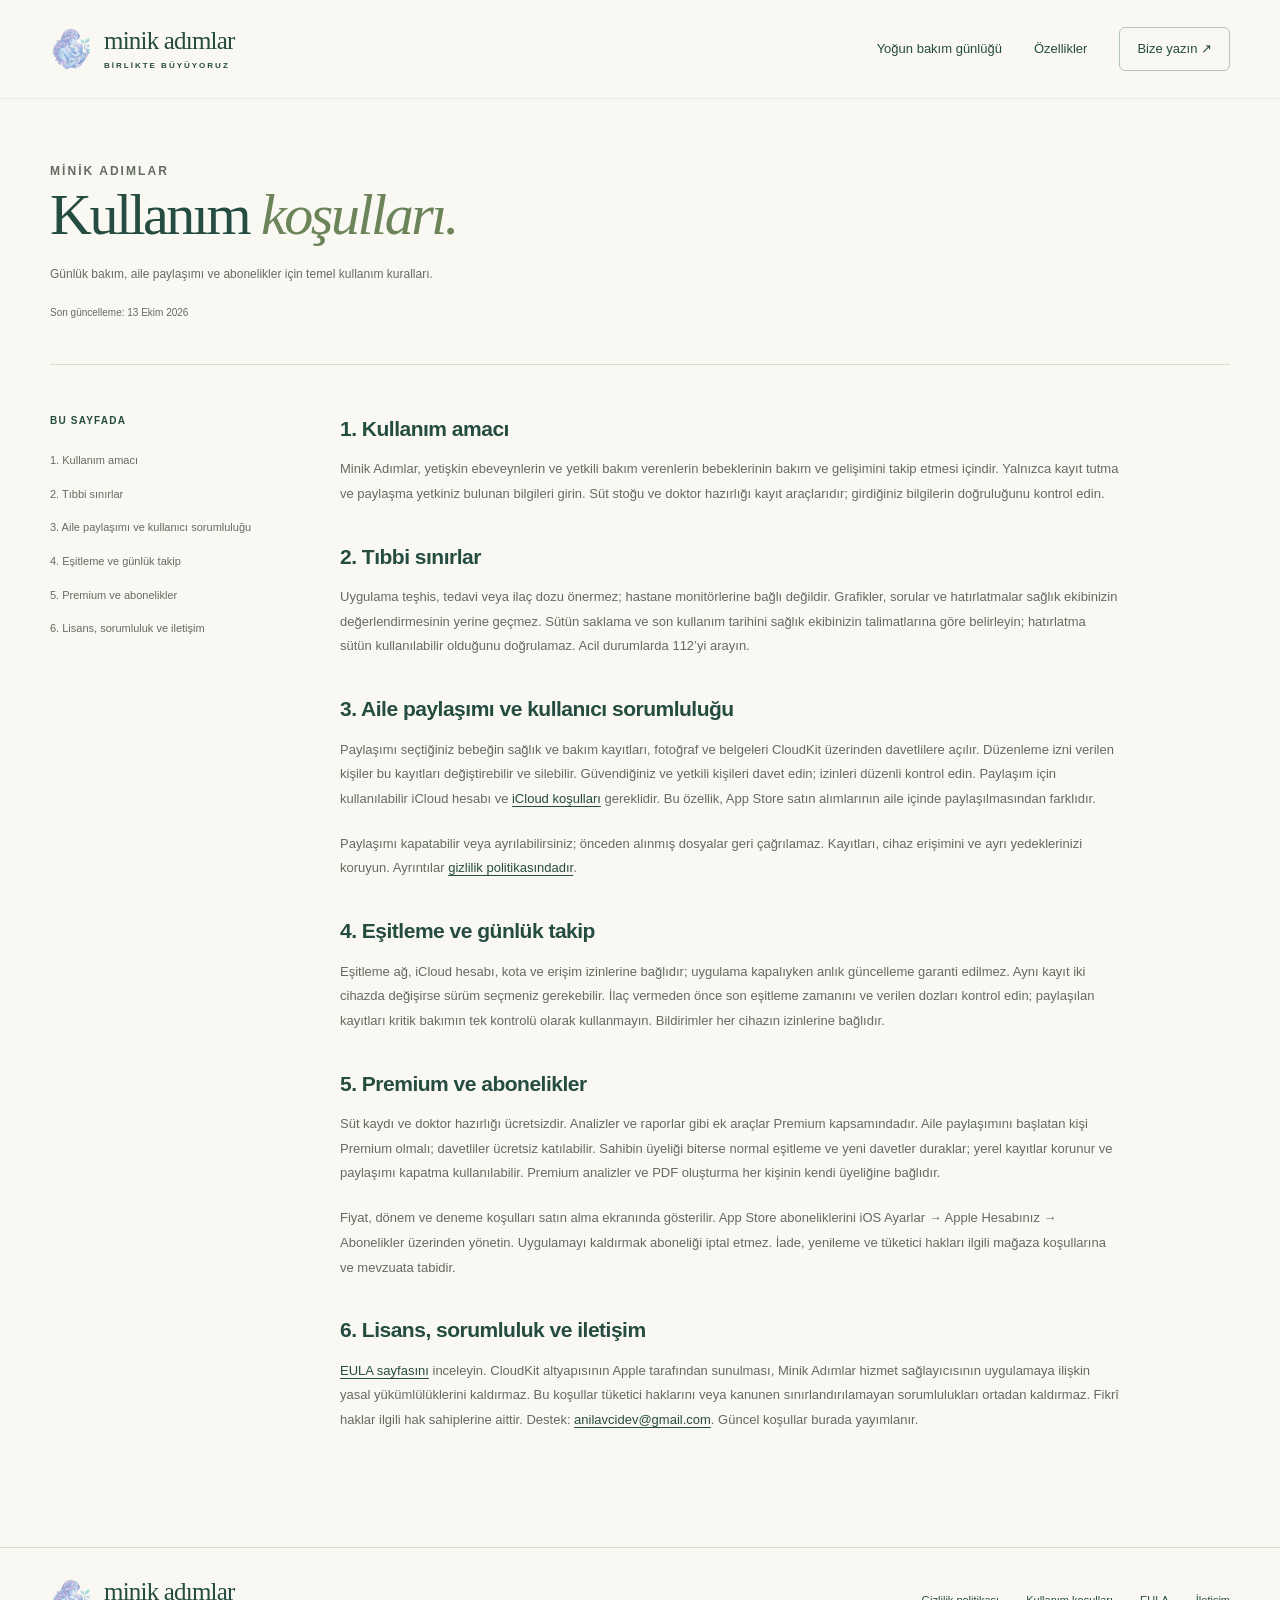
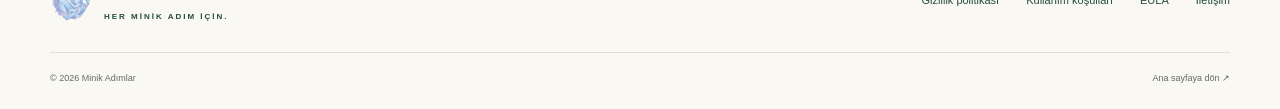
<file: kullanim-kosullari/index.html>
<!doctype html>
<html lang="tr">
<head>
  <meta charset="utf-8"><meta name="viewport" content="width=device-width, initial-scale=1"><meta name="theme-color" content="#244c40">
  <title>Kullanım Koşulları — Minik Adımlar</title>
  <meta name="description" content="Günlük bakım, aile paylaşımı ve abonelikler için temel kullanım kuralları.">
  <link rel="canonical" href="https://anlavc.github.io/minikadimlar/kullanim-kosullari/">
  <link rel="icon" type="image/png" href="../assets/app-icon.png"><link rel="stylesheet" href="../assets/style.css?v=20261013"><script src="../assets/site.js" defer></script>
</head>
<body>
  <a class="skip-link" href="#icerik">İçeriğe geç</a>
  <header class="site-header"><div class="container header-inner"><a class="brand" href="../" aria-label="Minik Adımlar ana sayfa"><img src="../assets/brand.png" alt="" width="42" height="44"><span>minik adımlar<span class="brand-caption">BİRLİKTE BÜYÜYORUZ</span></span></a><button class="menu-toggle" type="button" aria-expanded="false" aria-controls="main-nav" aria-label="Menüyü aç"><span></span><span></span></button><nav id="main-nav" aria-label="Ana menü"><a href="../#yogun-bakim">Yoğun bakım günlüğü</a><a href="../#ozellikler">Özellikler</a><a class="nav-contact" href="../#iletisim">Bize yazın ↗</a></nav></div></header>
  <main id="icerik" class="container">
    <div class="legal-hero"><p class="eyebrow">MİNİK ADIMLAR</p><h1>Kullanım <em>koşulları.</em></h1><p>Günlük bakım, aile paylaşımı ve abonelikler için temel kullanım kuralları.</p><div class="legal-meta"><span>Son güncelleme: 13 Ekim 2026</span></div></div>
    <div class="legal-layout"><nav class="legal-toc" aria-label="Kullanım Koşulları içindekiler"><p>BU SAYFADA</p><a href="#amac">1. Kullanım amacı</a><a href="#tibbi-sinirlar">2. Tıbbi sınırlar</a><a href="#paylasim">3. Aile paylaşımı ve kullanıcı sorumluluğu</a><a href="#esitleme">4. Eşitleme ve günlük takip</a><a href="#premium">5. Premium ve abonelikler</a><a href="#lisans">6. Lisans, sorumluluk ve iletişim</a></nav>
      <article class="legal-content">
        <section id="amac"><h2>1. Kullanım amacı</h2><p>Minik Adımlar, yetişkin ebeveynlerin ve yetkili bakım verenlerin bebeklerinin bakım ve gelişimini takip etmesi içindir. Yalnızca kayıt tutma ve paylaşma yetkiniz bulunan bilgileri girin. Süt stoğu ve doktor hazırlığı kayıt araçlarıdır; girdiğiniz bilgilerin doğruluğunu kontrol edin.</p></section>
        <section id="tibbi-sinirlar"><h2>2. Tıbbi sınırlar</h2><p>Uygulama teşhis, tedavi veya ilaç dozu önermez; hastane monitörlerine bağlı değildir. Grafikler, sorular ve hatırlatmalar sağlık ekibinizin değerlendirmesinin yerine geçmez. Sütün saklama ve son kullanım tarihini sağlık ekibinizin talimatlarına göre belirleyin; hatırlatma sütün kullanılabilir olduğunu doğrulamaz. Acil durumlarda 112’yi arayın.</p></section>
        <section id="paylasim"><h2>3. Aile paylaşımı ve kullanıcı sorumluluğu</h2><p>Paylaşımı seçtiğiniz bebeğin sağlık ve bakım kayıtları, fotoğraf ve belgeleri CloudKit üzerinden davetlilere açılır. Düzenleme izni verilen kişiler bu kayıtları değiştirebilir ve silebilir. Güvendiğiniz ve yetkili kişileri davet edin; izinleri düzenli kontrol edin. Paylaşım için kullanılabilir iCloud hesabı ve <a href="https://www.apple.com/legal/internet-services/icloud/tr/terms.html" target="_blank" rel="noopener noreferrer">iCloud koşulları</a> gereklidir. Bu özellik, App Store satın alımlarının aile içinde paylaşılmasından farklıdır.</p><p>Paylaşımı kapatabilir veya ayrılabilirsiniz; önceden alınmış dosyalar geri çağrılamaz. Kayıtları, cihaz erişimini ve ayrı yedeklerinizi koruyun. Ayrıntılar <a href="../gizlilik-politikasi/#cloudkit">gizlilik politikasındadır</a>.</p></section>
        <section id="esitleme"><h2>4. Eşitleme ve günlük takip</h2><p>Eşitleme ağ, iCloud hesabı, kota ve erişim izinlerine bağlıdır; uygulama kapalıyken anlık güncelleme garanti edilmez. Aynı kayıt iki cihazda değişirse sürüm seçmeniz gerekebilir. İlaç vermeden önce son eşitleme zamanını ve verilen dozları kontrol edin; paylaşılan kayıtları kritik bakımın tek kontrolü olarak kullanmayın. Bildirimler her cihazın izinlerine bağlıdır.</p></section>
        <section id="premium"><h2>5. Premium ve abonelikler</h2><p>Süt kaydı ve doktor hazırlığı ücretsizdir. Analizler ve raporlar gibi ek araçlar Premium kapsamındadır. Aile paylaşımını başlatan kişi Premium olmalı; davetliler ücretsiz katılabilir. Sahibin üyeliği biterse normal eşitleme ve yeni davetler duraklar; yerel kayıtlar korunur ve paylaşımı kapatma kullanılabilir. Premium analizler ve PDF oluşturma her kişinin kendi üyeliğine bağlıdır.</p><p>Fiyat, dönem ve deneme koşulları satın alma ekranında gösterilir. App Store aboneliklerini iOS Ayarlar → Apple Hesabınız → Abonelikler üzerinden yönetin. Uygulamayı kaldırmak aboneliği iptal etmez. İade, yenileme ve tüketici hakları ilgili mağaza koşullarına ve mevzuata tabidir.</p></section>
        <section id="lisans"><h2>6. Lisans, sorumluluk ve iletişim</h2><p><a href="../eula/">EULA sayfasını</a> inceleyin. CloudKit altyapısının Apple tarafından sunulması, Minik Adımlar hizmet sağlayıcısının uygulamaya ilişkin yasal yükümlülüklerini kaldırmaz. Bu koşullar tüketici haklarını veya kanunen sınırlandırılamayan sorumlulukları ortadan kaldırmaz. Fikrî haklar ilgili hak sahiplerine aittir. Destek: <a href="mailto:anilavcidev@gmail.com">anilavcidev@gmail.com</a>. Güncel koşullar burada yayımlanır.</p></section>
      </article>
    </div>
  </main>
  <footer class="site-footer"><div class="container footer-top"><a class="brand" href="../"><img src="../assets/brand.png" alt="" width="42" height="44"><span>minik adımlar<span class="brand-caption">HER MİNİK ADIM İÇİN.</span></span></a><nav aria-label="Alt menü"><a href="../gizlilik-politikasi/">Gizlilik politikası</a><a href="../kullanim-kosullari/" aria-current="page">Kullanım koşulları</a><a href="../eula/">EULA</a><a href="../#iletisim">İletişim</a></nav></div><div class="container footer-bottom"><span>© 2026 Minik Adımlar</span><a href="../">Ana sayfaya dön ↗</a></div></footer>
</body>
</html>
</file>
<file: assets/style.css>
:root{--cream:#faf8f2;--ink:#244c40;--muted:#626c62;--line:#dedfd4;--mint:#e4eee3;--lavender:#e9e4f1;--peach:#f6e5d6;--blue:#e5edf2;--pink:#f4e3e9;--sand:#edeadd;--serif:Georgia,'Times New Roman',serif;--sans:-apple-system,BlinkMacSystemFont,'Segoe UI',sans-serif}
*{box-sizing:border-box}html{scroll-behavior:smooth;scroll-padding-top:100px}body{margin:0;background:var(--cream);color:var(--ink);font-family:var(--sans);font-size:16px;line-height:1.65;-webkit-font-smoothing:antialiased}a{color:inherit;text-decoration:none}button,input,select,textarea{font:inherit}button,a,input,select,textarea,summary{-webkit-tap-highlight-color:transparent}img{max-width:100%;height:auto}svg{display:block}button{cursor:pointer}::selection{background:#d7e6d2}a:focus-visible,button:focus-visible,summary:focus-visible,input:focus-visible,select:focus-visible,textarea:focus-visible,[tabindex]:focus-visible{outline:3px solid #6b8260;outline-offset:5px}.container{width:min(1180px,calc(100% - 96px));margin-inline:auto}.skip-link{position:fixed;top:-100px;left:20px;background:var(--ink);color:white;padding:12px 20px;z-index:100}.skip-link:focus{top:12px}.site-header{position:sticky;top:0;z-index:20;background:rgba(250,248,242,.96);border-bottom:1px solid rgba(36,76,64,.08);backdrop-filter:blur(14px)}.header-inner{min-height:98px;display:flex;align-items:center;justify-content:space-between;gap:30px}.brand{display:flex;align-items:center;gap:12px;line-height:1.1;flex-shrink:0}.brand>span{font-family:var(--serif);font-size:25px;letter-spacing:-.8px}.brand img{width:42px;height:44px;object-fit:contain}.brand-caption{display:block;font-family:var(--sans);font-size:8px;font-weight:600;letter-spacing:2px;margin-top:8px}.site-header nav{display:flex;align-items:center;gap:32px;font-size:13px;font-weight:500}.site-header nav a{padding-block:10px;transition:color .2s}.site-header nav a:hover{color:#648565}.site-header nav .nav-contact{border:1px solid #b6c3b7;padding:10px 17px;border-radius:6px}.nav-contact span{margin-left:15px}.menu-toggle{display:none}.eyebrow{font-size:10px;letter-spacing:2.05px;font-weight:650;margin:0 0 24px;display:flex;align-items:center;gap:10px}.tiny-flower{font-size:24px;color:#819969;line-height:1}h1,h2,h3,p{margin-top:0}h1,h2{font-family:var(--serif);font-weight:400;letter-spacing:-2.5px;line-height:1.13}h1{font-size:clamp(50px,5.3vw,73px);margin-bottom:26px}h1 em,h2 em{font-weight:400;color:#6c8459}h2{font-size:clamp(38px,4vw,53px);margin-bottom:26px}h3{font-weight:550}p{margin-bottom:20px}.hero{display:grid;grid-template-columns:1.06fr 1fr;align-items:center;min-height:728px;gap:38px;padding-top:56px;padding-bottom:58px}.hero-copy{position:relative;z-index:2}.hero-description{max-width:465px;font-size:16px;line-height:1.85;color:var(--muted);margin-bottom:32px}.hero-actions{display:flex;align-items:center;gap:26px}.button{display:inline-flex;align-items:center;justify-content:center;gap:25px;padding:16px 23px;font-size:13px;font-weight:550;border:1px solid transparent;border-radius:7px;line-height:1.5;transition:background .2s,transform .2s}.button:hover{transform:translateY(-2px)}.button-dark{color:var(--cream);background:var(--ink)}.button-dark:hover{background:#346554}.button span{font-size:19px;line-height:1}.platform{font-size:10px;line-height:1.7;position:relative;padding-left:25px}.platform svg{width:17px;height:23px;position:absolute;left:0;top:4px;fill:none;stroke:currentColor;stroke-width:1.3}.platform small{font-size:9px;color:var(--muted)}.hero-note{display:flex;align-items:center;gap:16px;margin-top:42px}.note-line{width:34px;height:1px;background:#a0b190}.hero-note p{font-size:12px;color:var(--muted);margin:0;line-height:1.75}.hero-note strong{font-weight:500;color:var(--ink)}.hero-visual{position:relative;min-height:610px;display:flex;align-items:center;justify-content:center;padding-bottom:15px}.hero-backdrop{position:absolute;inset:0;overflow:clip;pointer-events:none}.hero-orbit{position:absolute;background:#e8ebdc;width:460px;height:480px;border-radius:48% 48% 43% 52%;transform:rotate(-18deg);top:70px;right:-5px}.hero-orbit:after{content:'';position:absolute;inset:-24px 24px 20px -12px;border:1px solid #d5daca;border-radius:50%;transform:rotate(32deg)}.hero-brand-art{position:absolute;width:112px;left:0;bottom:36px;opacity:.7;transform:rotate(-9deg)}.small-icon{font-size:22px;display:grid;place-items:center;width:35px;height:35px;border-radius:10px;flex-shrink:0}.mint{background:var(--mint)}.lavender{background:var(--lavender)}.peach{background:var(--peach)}.blue{background:var(--blue)}.pink{background:var(--pink)}.sand{background:var(--sand)}.app-screen{position:relative;width:298px;overflow:hidden;border:6px solid #344c42;border-radius:42px;background:#faf8f2;box-shadow:0 30px 55px -22px rgba(34,54,37,.37);transform:rotate(5deg);z-index:2;flex-shrink:0}.app-screen img{width:100%;height:auto;display:block}.floating-note{position:absolute;z-index:3;background:#fffefb;box-shadow:0 12px 25px -15px rgba(42,62,34,.2);border:1px solid #e8e9df;padding:13px 16px;display:flex;align-items:center;gap:10px;border-radius:10px;font-size:10px;line-height:1.65}.floating-note strong{font-weight:550}.note-top{top:79px;left:-15px;transform:rotate(-5deg)}.note-bottom{bottom:72px;right:-8px;transform:rotate(-3deg)}.demo-caption{position:absolute;bottom:0;left:0;right:0;text-align:center;font-size:9px;color:var(--muted);margin:0}.journey{display:flex;justify-content:space-between;align-items:center;padding-block:31px 38px;border-top:1px solid var(--line);gap:15px}.journey>div{display:flex;align-items:center;gap:15px}.journey-number{font-family:var(--serif);font-size:29px;color:#849878;line-height:1}.journey p{margin:0;font-size:11px;line-height:1.8}.journey strong,.journey p span{display:block}.journey strong{font-size:13px;font-weight:550}.journey p span{color:var(--muted)}.journey-connector{color:#adb5a4}.nicu-section{background:#244c40;color:#f7f6eb;margin-top:28px;padding:87px 0 36px;position:relative;overflow:hidden}.nicu-section:before{content:'';position:absolute;width:580px;height:580px;border:1px solid rgba(235,243,216,.08);border-radius:50%;right:-270px;top:-240px;pointer-events:none}.nicu-grid{display:grid;grid-template-columns:1fr .91fr;gap:100px;align-items:center}.nicu-copy .eyebrow{color:#b6c8a7}.nicu-copy h2{font-size:55px;color:#f9f7ee}.nicu-copy h2 em{color:#c7d5b4}.nicu-copy>p:not(.eyebrow){font-size:14px;line-height:1.85;color:#ced8d0;max-width:455px}.nicu-features{margin-top:28px}.nicu-features>div{display:flex;gap:17px;margin-top:20px}.nicu-features>div>span{font-size:10px;width:28px;height:28px;display:grid;place-items:center;border:1px solid #67836d;border-radius:50%;flex-shrink:0;color:#c7d5b4;margin-top:2px}.nicu-features p{font-size:12px;color:#ced8d0;margin:0}.nicu-features strong{display:block;font-size:14px;color:#f3f3e9;font-weight:500;margin-bottom:3px}.nicu-diary{background:#f3f1e8;color:var(--ink);border-radius:12px;padding:30px 34px 23px;transform:rotate(-2deg);box-shadow:0 22px 35px -18px rgba(0,0,0,.2)}.diary-header{display:flex;align-items:center;gap:9px;padding-bottom:18px;border-bottom:1px solid #d7dece;font-size:8px;letter-spacing:1px}.diary-header>span:last-child{margin-left:auto;font-size:22px}.diary-icon{font-size:20px}.nicu-diary h3{font-family:var(--serif);font-size:34px;font-weight:400;letter-spacing:-.8px;line-height:1.2;margin:23px 0 8px}.diary-intro{font-size:11px;color:var(--muted);margin-bottom:24px}.diary-entry{border-left:1px solid #bac9b0;padding-left:21px;position:relative;padding-bottom:24px}.diary-dot{position:absolute;left:-5px;top:5px;width:9px;height:9px;border:2px solid #f3f1e8;border-radius:50%;background:#60875c;box-shadow:0 0 0 1px #60875c}.diary-entry-top{display:flex;align-items:center;justify-content:space-between;gap:10px;font-size:12px;margin-bottom:13px}.diary-entry-top strong{font-weight:600}.diary-entry-top>span{font-size:8px;color:var(--muted)}.diary-entry-top>span.daily-weight-change{color:#426640;background:#e2ead9;border-radius:4px;padding:3px 6px;font-weight:550}.diary-values{display:flex;justify-content:space-between;gap:10px;background:#e7ecdf;padding:13px 12px;border-radius:7px}.diary-values small{display:block;font-size:9px;color:#697561;margin-bottom:4px}.diary-values strong{font-size:15px;font-weight:550;letter-spacing:-.3px}.diary-quote{font-family:var(--serif);font-size:13px;font-style:italic;line-height:1.75;margin:13px 0 0;color:#626c58}.previous{padding-bottom:0}.previous .diary-dot{background:#b7c5a9;box-shadow:0 0 0 1px #b7c5a9}.previous .diary-values{background:#e9eade}.diary-footnote{font-size:8px;text-align:center;color:var(--muted);margin:23px 0 0}.nicu-bottom{border-top:1px solid #4c6b59;margin-top:58px;padding-top:23px;display:flex;align-items:center;justify-content:center;gap:15px;text-align:left}.nicu-bottom>span{font-size:26px;color:#c7d5b4}.nicu-bottom p{font-size:11px;color:#ced8d0;line-height:1.8;margin:0}.nicu-bottom strong{font-weight:500;color:#f1f2e6}.features-section{padding-block:98px 86px}.section-heading{display:flex;justify-content:space-between;align-items:flex-end;gap:60px;margin-bottom:35px}.section-heading h2{margin-bottom:10px}.section-heading>p{max-width:285px;font-size:13px;color:var(--muted);line-height:1.9;margin-bottom:16px}.feature-grid{display:grid;grid-template-columns:repeat(3,1fr);gap:0 37px}.feature{padding:29px 0;border-top:1px solid var(--line)}.feature-icon{width:48px;height:48px;border-radius:13px;display:grid;place-items:center;margin-bottom:20px}.feature-icon svg{width:27px;height:27px;fill:none;stroke:#486655;stroke-width:1.35;stroke-linecap:round;stroke-linejoin:round}.feature h3{font-size:17px;font-weight:550;letter-spacing:-.45px;margin-bottom:11px;line-height:1.5}.feature p{font-size:12px;color:var(--muted);line-height:1.9;margin-bottom:17px}.feature-detail{font-family:var(--serif);font-size:13px;font-style:italic;color:#748461}.pro-tag{display:inline-block;vertical-align:middle;background:#e9ecdc;color:#56694c;font-size:7px;font-weight:650;letter-spacing:.6px;border-radius:4px;padding:3px 5px;margin-left:4px}.premium-note{display:flex;align-items:center;gap:21px;background:#efeee3;border:1px solid #e2e4d5;border-radius:8px;margin-top:22px;padding:22px 28px}.premium-note>span{font-size:31px;color:#778862}.premium-note p{font-size:11px;line-height:1.8;margin:0;color:#626c58}.premium-note strong{color:var(--ink);font-weight:600;margin-right:5px}.care-section{background:#ecece0;border-block:1px solid #e2e4d7}.care-inner{display:grid;grid-template-columns:.7fr 1fr;gap:85px;align-items:center;padding-block:61px}.care-inner>img{width:230px;max-height:250px;object-fit:contain;justify-self:center}.care-inner>div{max-width:560px}.care-inner h2{font-size:45px;margin-bottom:22px}.care-inner p:not(.eyebrow){font-size:13px;color:var(--muted);max-width:480px;line-height:1.9}.text-link{display:inline-block;font-size:12px;font-weight:550;border-bottom:1px solid #bac6ae;padding-bottom:4px}.text-link span{margin-left:12px}.text-link:hover{color:#638155}.faq-section{display:grid;grid-template-columns:.85fr 1.1fr;gap:85px;padding-block:99px}.faq-section>div>p:last-child{font-size:12px;color:var(--muted);line-height:1.9}.faq-list{border-top:1px solid var(--line)}details{border-bottom:1px solid var(--line)}summary{padding:23px 32px 23px 0;list-style:none;position:relative;cursor:pointer;font-size:13px;font-weight:550}summary::-webkit-details-marker{display:none}summary:after{content:'+';font-size:20px;font-weight:400;position:absolute;right:5px;top:18px;color:#6e8360}details[open] summary:after{content:'−'}details p{font-size:12px;color:var(--muted);line-height:1.9;padding-right:25px;padding-bottom:9px}details p a{text-decoration:underline;text-underline-offset:3px}.contact-section{background:#efeee5;border-top:1px solid #e4e5d8;padding-block:73px}.contact-grid{display:grid;grid-template-columns:.78fr 1.12fr;gap:100px}.contact-copy h2{font-size:61px}.contact-copy>p:not(.eyebrow){font-size:13px;line-height:1.9;color:var(--muted);max-width:300px}.contact-email{display:inline-flex;align-items:center;gap:25px;font-size:14px;border-bottom:1px solid #b3c0a8;padding-block:4px}.contact-flower{font-size:78px;color:#8da277;line-height:1;margin-top:28px}.contact-form{padding-top:5px}.form-row{display:grid;grid-template-columns:1fr 1fr;gap:18px}.field{margin-bottom:18px}.field label{display:block;font-size:11px;font-weight:550;margin-bottom:7px}.field label>span{font-size:9px;font-weight:400;color:var(--muted)}input:not([type=checkbox]),select,textarea{width:100%;background:#faf9f4;border:1px solid #d5dacb;border-radius:6px;color:var(--ink);padding:12px 13px;font-size:12px;line-height:1.65}select{min-height:46px}textarea{resize:vertical;min-height:130px}input::placeholder,textarea::placeholder{color:#7d8477}input:focus,select:focus,textarea:focus{border-color:#7a9367}.field-help{font-size:10px;color:#5e6a57;line-height:1.7;margin:6px 0 0}.honeypot{position:absolute;left:-10000px;top:auto;width:1px;height:1px;overflow:hidden}.consent{display:flex;align-items:flex-start;gap:10px;font-size:10px;line-height:1.8;color:#596652;margin-bottom:8px}.consent input{width:16px;height:16px;flex-shrink:0;accent-color:var(--ink);margin:3px 0 0}.consent a{text-decoration:underline;text-underline-offset:2px}.form-provider{font-size:9px;line-height:1.7;color:#626c58;margin-left:26px;margin-bottom:20px}.form-bottom{display:flex;gap:20px;align-items:center}.form-status{font-size:11px;line-height:1.65;max-width:280px}.form-status:empty{display:none}.form-status.error{color:#943f2d}.form-status.success{color:#30634b}.button:disabled{opacity:.7;cursor:wait;transform:none}.medical-notice{display:flex;align-items:center;justify-content:center;gap:12px;padding-block:24px}.medical-notice>span{font-size:18px}.medical-notice p{font-size:10px;color:var(--muted);margin:0;max-width:840px}.site-footer{border-top:1px solid var(--line)}.footer-top{display:flex;justify-content:space-between;align-items:center;gap:30px;padding-block:30px}.footer-top nav{display:flex;gap:27px;font-size:11px}.footer-top nav a:hover{text-decoration:underline;text-underline-offset:4px}.footer-bottom{padding-block:18px 23px;border-top:1px solid var(--line);display:flex;align-items:center;justify-content:space-between;font-size:9px;color:var(--muted)}.footer-bottom>span:last-child{font-family:var(--serif);font-style:italic;font-size:12px}.footer-bottom>span:last-child span{margin-left:8px;font-size:18px}.legal-hero{padding:63px 0 42px;border-bottom:1px solid var(--line)}.legal-hero h1{font-size:58px;margin-bottom:18px}.legal-hero p{font-size:12px;color:var(--muted);max-width:700px;margin-bottom:0}.legal-meta{display:flex;gap:18px;flex-wrap:wrap;margin-top:20px;font-size:10px;color:var(--muted)}.legal-layout{display:grid;grid-template-columns:220px 1fr;gap:70px;padding-block:48px 80px}.legal-toc{position:sticky;top:130px;align-self:start}.legal-toc p{font-size:10px;font-weight:600;letter-spacing:1.2px;margin-bottom:15px}.legal-toc a{display:block;font-size:11px;line-height:1.6;padding-block:8px;color:var(--muted)}.legal-toc a:hover{color:var(--ink);text-decoration:underline}.legal-content{max-width:780px;min-width:0}.legal-content section{margin-bottom:34px;scroll-margin-top:125px}.legal-content h2{font-family:var(--sans);font-size:21px;line-height:1.5;font-weight:550;letter-spacing:-.5px;margin-bottom:13px}.legal-content h3{font-size:15px;margin-top:20px;margin-bottom:10px}.legal-content p,.legal-content li{font-size:13px;line-height:1.9;color:var(--muted)}.legal-content ul{padding-left:20px}.legal-content li{padding-left:4px;margin-bottom:8px}.legal-content a{color:var(--ink);text-decoration:underline;text-underline-offset:3px;overflow-wrap:anywhere}.legal-callout{padding:21px 24px;border:1px solid #d6dfc9;background:#edf0e3;border-radius:8px;margin-bottom:35px}.legal-callout p{margin:0}.legal-callout strong{color:var(--ink)}.legal-table-wrap{overflow:auto;margin-block:20px}.legal-content table{width:100%;border-collapse:collapse;text-align:left;min-width:520px;font-size:11px;line-height:1.7}.legal-content th{background:#eceee3;font-weight:550}.legal-content td,.legal-content th{border:1px solid var(--line);padding:12px;vertical-align:top}.legal-content td{color:var(--muted)}.error-page{min-height:65vh;display:grid;place-items:center;text-align:center;padding:60px 20px}.error-page h1{font-size:54px}.error-page p{color:var(--muted);font-size:14px}
@media(min-width:1500px){.container{width:1180px}.hero{min-height:760px}}@media(max-width:1100px){.container{width:calc(100% - 64px)}.site-header nav{gap:20px;font-size:12px}.hero{gap:25px}h1{font-size:57px}.hero-visual{transform:scale(.94);transform-origin:center}.hero-orbit{width:380px;right:-10px}.hero-actions{gap:17px}.button{padding:15px 19px;gap:18px}.nicu-grid{gap:60px}.nicu-copy h2{font-size:48px}.contact-grid{gap:60px}.section-heading{gap:35px}.feature-grid{gap:0 26px}.faq-section{gap:50px}.note-bottom{right:-22px}.legal-layout{gap:45px}}
@media(max-width:900px){.header-inner{min-height:80px}.brand>span{font-size:23px}.menu-toggle{display:flex;background:transparent;border:1px solid #bfc9b7;border-radius:5px;width:40px;height:40px;flex-direction:column;justify-content:center;align-items:center;gap:6px}.menu-toggle span{display:block;width:17px;height:1px;background:var(--ink);transition:transform .2s}.menu-toggle[aria-expanded=true] span:first-child{transform:translateY(3.5px) rotate(45deg)}.menu-toggle[aria-expanded=true] span:last-child{transform:translateY(-3.5px) rotate(-45deg)}.site-header nav{display:none;position:absolute;top:80px;left:0;right:0;background:var(--cream);padding:16px 32px 23px;border-bottom:1px solid var(--line);flex-direction:column;align-items:stretch;gap:6px}.site-header nav.is-open{display:flex}.site-header nav a{padding:12px 0;font-size:14px}.site-header nav .nav-contact{margin-top:7px;text-align:center}.hero{grid-template-columns:1fr 1fr;gap:15px;min-height:630px;padding-top:38px;padding-bottom:35px}.hero h1{font-size:46px;letter-spacing:-1.9px}.hero .eyebrow{font-size:8px;letter-spacing:1.5px}.hero-description{font-size:14px}.hero-actions{align-items:flex-start;flex-direction:column;gap:17px}.platform{font-size:10px}.hero-note{margin-top:26px}.hero-visual{transform:scale(.82);margin-inline:-22px;min-height:610px;margin-top:-45px;margin-bottom:-45px}.hero-orbit{right:-20px;width:365px}.note-top{left:-18px}.note-bottom{right:-24px}.hero-brand-art{left:-10px}.journey{gap:8px}.journey>div{gap:9px}.journey p{font-size:9px}.journey strong{font-size:12px}.journey-number{font-size:24px}.nicu-grid{gap:40px;grid-template-columns:1fr 1fr}.nicu-section{padding-top:63px}.nicu-copy h2{font-size:39px}.nicu-copy>p:not(.eyebrow){font-size:12px}.nicu-diary{padding:23px 22px}.diary-header{font-size:6px}.nicu-diary h3{font-size:29px}.diary-entry{padding-left:15px}.diary-entry-top>span{font-size:7px}.diary-values{padding:10px 8px;gap:5px}.diary-values strong{font-size:12px}.section-heading h2{font-size:39px}.section-heading>p{font-size:12px;max-width:225px}.feature h3{font-size:15px}.feature-detail{font-size:12px}.care-inner{gap:45px}.care-inner h2{font-size:39px}.care-inner>img{width:200px}.faq-section{gap:35px;grid-template-columns:.8fr 1fr}.faq-section h2{font-size:38px}.contact-grid{gap:35px;grid-template-columns:.7fr 1.1fr}.contact-copy h2{font-size:50px}.contact-email{font-size:12px;gap:10px}.form-row{gap:12px}.footer-top nav{gap:17px}.legal-layout{grid-template-columns:180px 1fr;gap:35px}.legal-hero h1{font-size:49px}}
@media(max-width:650px){.container{width:calc(100% - 40px)}html{scroll-padding-top:85px}.header-inner{min-height:74px}.brand img{width:35px;height:36px}.brand>span{font-size:22px}.brand-caption{font-size:7px;letter-spacing:1.6px;margin-top:6px}.site-header nav{top:74px;padding-inline:20px}.hero{grid-template-columns:1fr;padding-top:43px;padding-bottom:25px;gap:20px}.hero h1{font-size:clamp(43px,11.5vw,65px);line-height:1.14;letter-spacing:-2px}.hero .eyebrow{font-size:8px;letter-spacing:1.5px;margin-bottom:23px}.hero-description{font-size:14px;line-height:1.9;max-width:440px;margin-bottom:25px}.hero-actions{flex-direction:row;align-items:center;gap:22px}.hero .button{font-size:12px;gap:18px;padding:14px 18px}.hero-note{margin-top:26px}.hero-visual{transform:none;margin:0;overflow:clip;min-height:576px;padding-block:20px 27px}.app-screen{width:260px;border-radius:38px}.hero-orbit{width:310px;height:415px;right:calc(50% - 162px);top:75px}.note-top{top:65px;left:0;font-size:9px;padding:9px 10px;gap:7px}.note-top .small-icon{width:27px;height:29px;font-size:20px}.note-bottom{bottom:65px;right:0;font-size:9px;padding:10px;gap:7px}.note-bottom .small-icon{width:27px;height:29px}.hero-brand-art{width:87px;left:-5px;bottom:24px}.demo-caption{font-size:8px;bottom:0}.journey{padding-block:25px;display:grid;grid-template-columns:1fr;gap:20px}.journey>div{gap:16px}.journey-number{font-size:26px}.journey p{font-size:11px}.journey strong{font-size:13px}.journey-connector{display:none}.nicu-section{margin-top:15px;padding-top:48px}.nicu-grid{grid-template-columns:1fr;gap:36px}.nicu-copy h2{font-size:43px}.nicu-copy>p:not(.eyebrow){font-size:13px;max-width:none}.eyebrow{font-size:9px;letter-spacing:1.7px;margin-bottom:22px}.nicu-features p{font-size:11px}.nicu-features strong{font-size:13px}.nicu-diary{margin:0 5px;padding:25px 27px;max-width:440px;justify-self:center;width:calc(100% - 10px)}.diary-header{font-size:8px}.nicu-diary h3{font-size:34px}.diary-entry-top>span{font-size:8px}.diary-values strong{font-size:15px}.diary-values{padding:13px}.nicu-bottom{margin-top:39px;padding-top:22px}.nicu-bottom p{font-size:10px}.features-section{padding-block:58px}.section-heading{display:block;margin-bottom:20px}.section-heading h2{font-size:38px;line-height:1.17;margin-bottom:20px;letter-spacing:-1.7px}.section-heading>p{max-width:none;font-size:13px}.feature-grid{grid-template-columns:1fr 1fr;gap:0 23px}.feature{padding-block:25px 22px}.feature-icon{width:43px;height:43px;margin-bottom:16px}.feature h3{font-size:15px;letter-spacing:-.3px}.feature p{font-size:11px;line-height:1.9}.feature-detail{font-size:11px;line-height:1.7;display:block}.pro-tag{font-size:6px;margin-left:0;margin-top:5px}.premium-note{padding:20px 17px;gap:13px;align-items:flex-start}.premium-note p{font-size:10px}.premium-note strong{display:block;margin-bottom:6px}.premium-note>span{font-size:27px;line-height:1.1}.care-inner{grid-template-columns:1fr;padding-block:42px;gap:26px}.care-inner>img{width:155px;justify-self:start;margin-left:10px}.care-inner h2{font-size:39px;letter-spacing:-1.6px}.care-inner p:not(.eyebrow){font-size:13px}.faq-section{grid-template-columns:1fr;gap:26px;padding-block:56px}.faq-section h2{font-size:39px;letter-spacing:-1.6px}.faq-section>div>p:last-child{margin:0}.faq-list summary{font-size:13px;padding-block:21px}.faq-list p{font-size:12px}.contact-section{padding-block:48px}.contact-grid{grid-template-columns:1fr;gap:29px}.contact-copy h2{font-size:49px;letter-spacing:-2px}.contact-copy h2 br{display:none}.contact-copy h2 em{margin-left:10px}.contact-copy>p:not(.eyebrow){font-size:13px;max-width:none}.contact-email{font-size:14px}.contact-flower{display:none}.contact-form{padding:0}.field label{font-size:11px}.field label>span{font-size:8px}.field-help{font-size:10px}.form-bottom{align-items:flex-start;flex-direction:column;gap:14px}.form-status{max-width:none;font-size:12px}.consent{font-size:10px}.form-provider{font-size:9px}.medical-notice{align-items:flex-start;padding-block:22px}.medical-notice p{font-size:9px}.footer-top{align-items:flex-start;flex-direction:column;gap:24px}.footer-top nav{flex-wrap:wrap;font-size:11px;gap:12px 23px}.footer-bottom{align-items:flex-start;gap:12px;flex-direction:column;font-size:9px}.footer-bottom>span:last-child{font-size:11px}.legal-hero{padding-top:42px}.legal-hero h1{font-size:43px;letter-spacing:-1.6px}.legal-layout{grid-template-columns:1fr;gap:35px;padding-top:30px}.legal-toc{position:static;border-bottom:1px solid var(--line);padding-bottom:20px}.legal-toc a{font-size:12px;padding-block:6px}.legal-content h2{font-size:20px}.legal-content p,.legal-content li{font-size:13px}.legal-callout{padding:17px 19px}.legal-meta{font-size:10px;gap:8px 16px}.legal-content section{scroll-margin-top:90px}}
@media(max-width:360px){.container{width:calc(100% - 32px)}.hero-actions{gap:12px}.hero .button{font-size:11px;padding:13px 14px;gap:10px}.platform{font-size:9px;padding-left:21px}.feature-grid{gap:0 18px}.form-row{grid-template-columns:1fr;gap:0}.hero-visual{transform:scale(.93);margin-inline:-10px}.note-top{left:-5px}.note-bottom{right:-5px}.diary-header{font-size:7px}}
@media(prefers-reduced-motion:reduce){html{scroll-behavior:auto}*,*:before,*:after{transition:none!important;animation:none!important}}
@media print{.site-header,.site-footer,.legal-toc,.skip-link{display:none}.container{width:100%}.legal-layout{display:block;padding:20px}.legal-hero{padding:20px}.legal-content{max-width:none}.legal-content section{break-inside:avoid}body{background:white;color:black}.legal-content p,.legal-content li{color:#333}a{text-decoration:underline}}

/* Current care tools and family sharing */
.new-tools{padding-top:87px;padding-bottom:20px}.tool-showcase{display:grid;grid-template-columns:1fr 1fr;gap:28px}.tool-story{display:grid;grid-template-columns:1.25fr .8fr;align-items:center;gap:24px;border-radius:14px;border:1px solid #dce2d3;padding:30px 25px;min-width:0}.milk-story{background:#edf1e4}.visit-story{background:#ece9f1;border-color:#dfdbea}.tool-story .eyebrow{font-size:9px;letter-spacing:1.5px;margin-bottom:18px}.tool-story h3{font-family:var(--serif);font-size:28px;letter-spacing:-.7px;line-height:1.2;font-weight:400;margin-bottom:18px}.tool-story p{font-size:12px;line-height:1.85;color:var(--muted)}.tool-story ul{margin:0 0 20px;padding-left:15px;font-size:10px;line-height:1.8;color:#586751}.tool-story li{margin-bottom:8px}.tool-story figure{margin:0;min-width:0}.tool-screen{display:block;width:100%;border:4px solid #526456;border-radius:25px;box-shadow:0 17px 25px -20px #233c2e}.tool-story figcaption,.family-visual figcaption{font-size:8px;text-align:center;line-height:1.7;margin-top:12px;color:var(--muted)}.tool-plan{display:inline-block;font-size:9px;font-weight:550;border-top:1px solid #c9d3c0;padding-top:12px}.family-section{background:#e7ede1}.family-section .care-inner{grid-template-columns:1.25fr .75fr;gap:80px;padding-block:65px}.family-copy>p:not(.eyebrow){max-width:515px}.family-steps{list-style:none;padding:0;margin:28px 0}.family-steps li{display:flex;gap:15px;margin-top:19px}.family-steps li>span{height:29px;width:29px;flex-shrink:0;border:1px solid #b2c4a6;border-radius:50%;display:grid;place-items:center;font-size:10px;color:#5f7e50}.family-steps strong{font-size:13px;font-weight:550}.family-steps p{font-size:11px;color:var(--muted);margin:3px 0 0;line-height:1.8}.family-copy .family-plan{font-size:11px!important;line-height:1.9;border-top:1px solid #c9d3c0;padding-top:18px}.family-plan strong{display:block;font-weight:550;color:var(--ink)}.family-visual{margin:0;justify-self:center;max-width:245px}.family-visual img{width:100%;border:5px solid #526456;border-radius:31px;box-shadow:0 20px 30px -23px #233c2e}
@media(max-width:1100px){.tool-story{gap:18px;padding:24px 18px;grid-template-columns:1.15fr .8fr}.tool-story h3{font-size:26px}.tool-showcase{gap:20px}.family-section .care-inner{gap:55px}.family-visual{max-width:220px}}
@media(max-width:900px){.tool-showcase{grid-template-columns:1fr;gap:24px}.tool-story{grid-template-columns:1fr 175px;padding:28px 36px;gap:55px}.tool-story h3{font-size:32px}.tool-story p{font-size:13px}.tool-story ul{font-size:11px}.family-section .care-inner{gap:35px;grid-template-columns:1.2fr .8fr}.family-visual{max-width:205px}}
@media(max-width:650px){.new-tools{padding-top:56px;padding-bottom:0}.tool-story{grid-template-columns:1fr 125px;padding:24px 18px;gap:20px}.tool-story h3{font-size:25px;letter-spacing:-.5px}.tool-story p{font-size:11px}.tool-story ul{font-size:10px;padding-left:13px}.tool-story .eyebrow{font-size:8px;letter-spacing:1.2px}.tool-plan{font-size:8px}.tool-screen{border-width:3px;border-radius:19px}.tool-story figcaption{font-size:7px}.family-section .care-inner{grid-template-columns:1fr;padding-block:45px;gap:32px}.family-visual{max-width:215px}.family-copy .family-plan{font-size:10px!important}.family-steps strong{font-size:12px}.family-steps p{font-size:11px}}
@media(max-width:360px){.tool-story{grid-template-columns:1fr;padding:25px;gap:26px}.tool-story figure{max-width:150px;justify-self:center}.tool-story h3{font-size:29px}.tool-story p{font-size:12px}}
</file>
